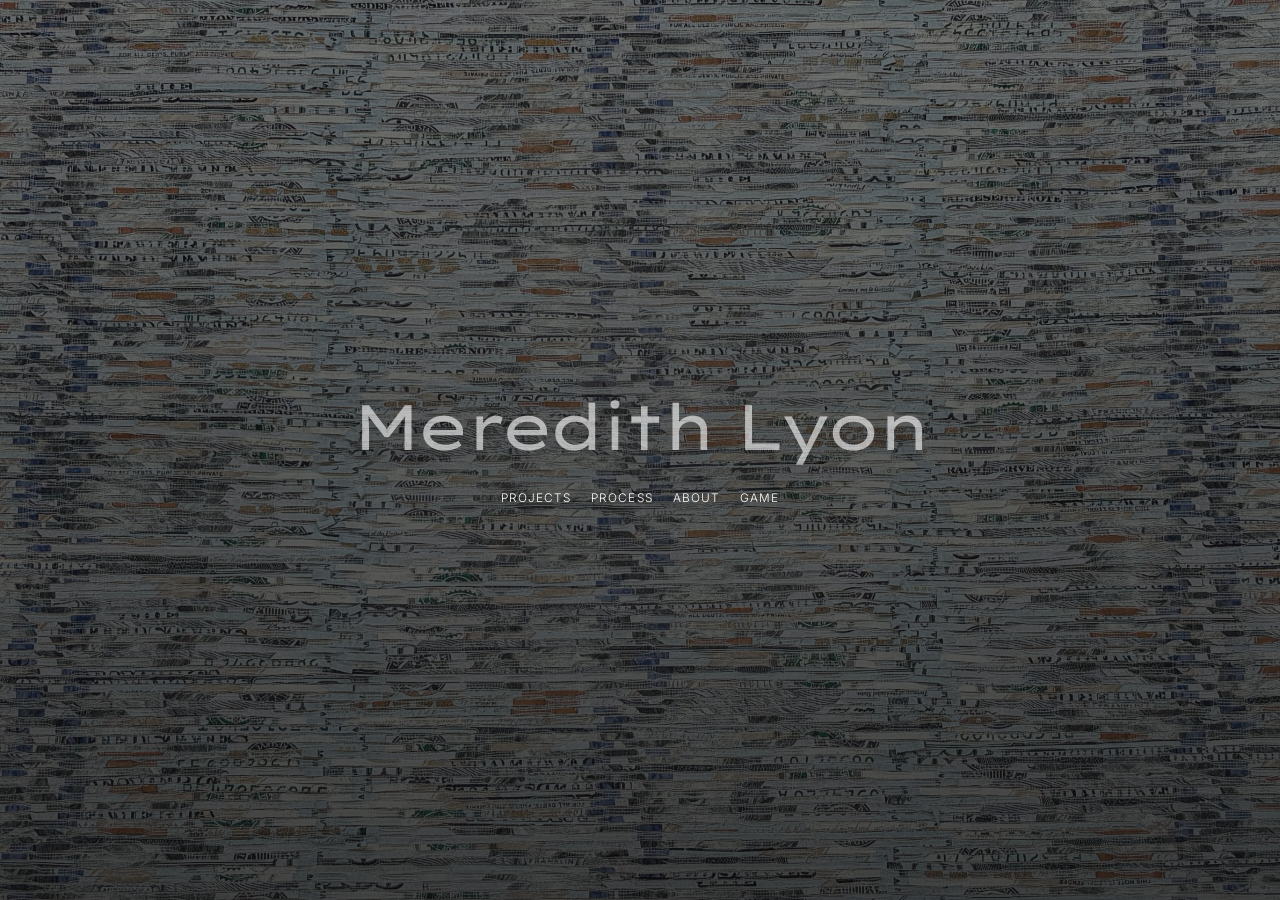
<file: index.html>
<!doctype html>
<html lang="en">
<head>
    <!-- Google tag (gtag.js) -->
  <script async src="https://www.googletagmanager.com/gtag/js?id=G-JKX84STS1D"></script>
  <script>
    window.dataLayer = window.dataLayer || [];
    function gtag(){dataLayer.push(arguments);}
    gtag('js', new Date()); 

    gtag('config', 'G-JKX84STS1D');
  </script>
  <meta charset="utf-8">
  <meta name="viewport" content="width=device-width, initial-scale=1">
  <link rel="preconnect" href="https://fonts.googleapis.com">
  <link rel="preconnect" href="https://fonts.gstatic.com" crossorigin>
  <link href="https://fonts.googleapis.com/css2?family=Inter:wght@300;400;500&family=Lexend+Peta:wght@300;400&display=swap" rel="stylesheet">
  <link rel="stylesheet" href="styles.css">
  <meta name="description" content="Meredith Lyon is an interdisciplinary artist exploring systems of value through reconstructed currency, textiles, labor, and experimental printmaking.">
  <title>Meredith Lyon </title>
  <meta
  name="description"
  content="Meredith Lyon is a Seattle-based interdisciplinary artist exploring systems of value, spectacle, labor, and material culture through reconstructed currency, textiles, installation, and printmaking."
>
</head>

<body class="home-page">

  <!-- GAME TRANSITION -->
  <div
    class="game-transition"
    id="game-transition"
    aria-hidden="true"
  >
    <div class="game-transition-noise"></div>

    <img
      class="game-transition-image"
      src="assets/money-duck.png"
      alt=""
    >
  </div>


  <main
    class="entry-screen"
    aria-label="Meredith Lyon"
  >

    <div
      class="entry-art"
      aria-hidden="true"
    ></div>

    <div
      class="entry-overlay"
      aria-hidden="true"
    ></div>

    <div class="entry-content">

      <h1 class="entry-name">
        Meredith Lyon
      </h1>

      <nav
        class="entry-nav"
        aria-label="Primary navigation"
      >
        <a href="projects.html">Projects</a>
        <a href="process.html">Process</a>
        <a href="about.html">About</a>

        <a
          href="game.html"
          class="game-link"
        >
          Game
        </a>
      </nav>

    </div>

  </main>


  <script src="script.js"></script>

</body>
</html>
</file>
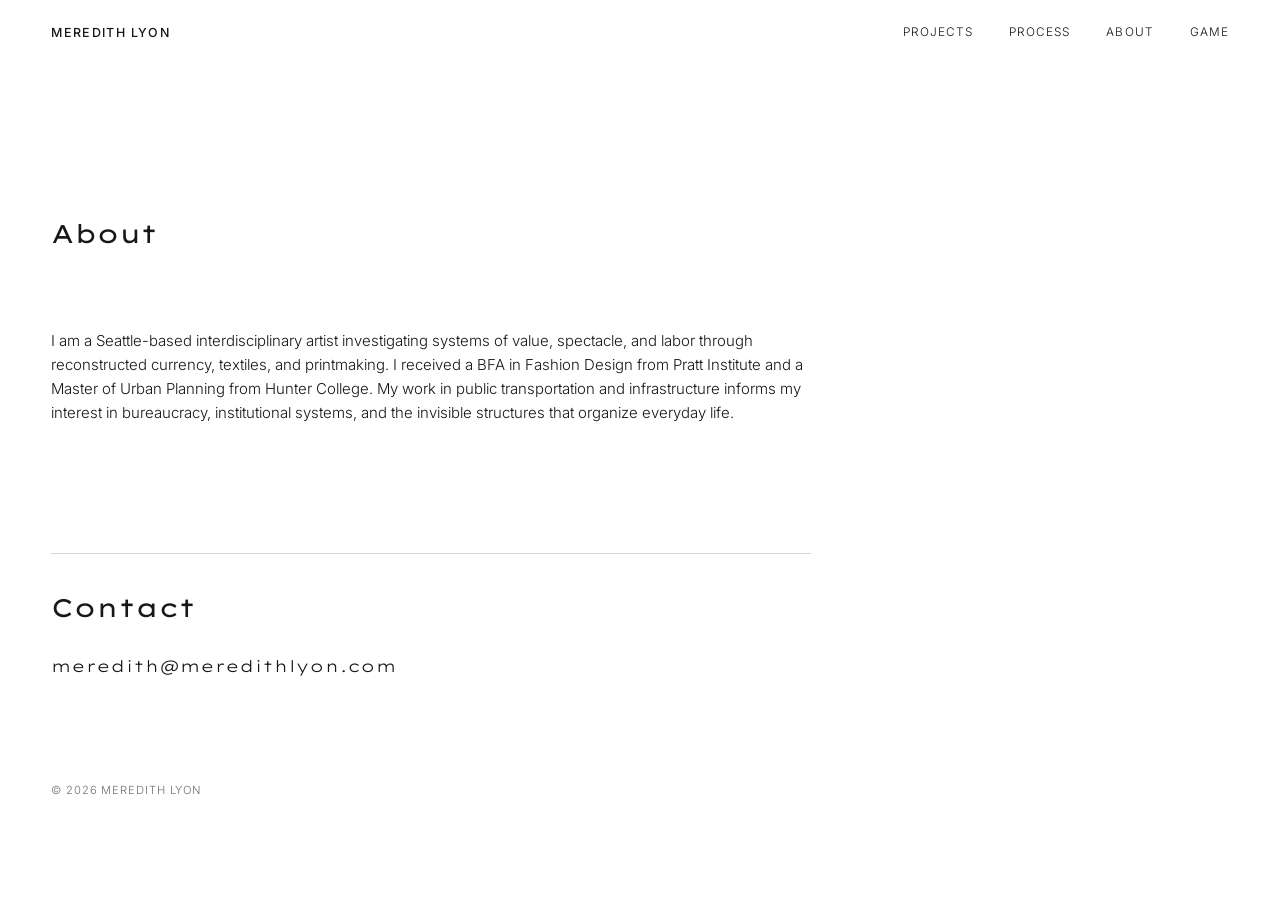
<file: about.html>
<!doctype html>
<html lang="en">
<head>
        <!-- Google tag (gtag.js) -->
  <script async src="https://www.googletagmanager.com/gtag/js?id=G-JKX84STS1D"></script>
  <script>
    window.dataLayer = window.dataLayer || [];
    function gtag(){dataLayer.push(arguments);}
    gtag('js', new Date());

    gtag('config', 'G-JKX84STS1D');
  </script>
  <meta charset="utf-8">
  <meta name="viewport" content="width=device-width, initial-scale=1">
  <link rel="preconnect" href="https://fonts.googleapis.com">
  <link rel="preconnect" href="https://fonts.gstatic.com" crossorigin>
  <link href="https://fonts.googleapis.com/css2?family=Inter:wght@300;400;500&family=Lexend+Peta:wght@300;400&display=swap" rel="stylesheet">
  <link rel="stylesheet" href="styles.css">
  <meta name="description" content="About interdisciplinary artist Meredith Lyon.">
  <title>About — Meredith Lyon</title>

<meta
  name="description"
  content="Meredith Lyon is a Seattle-based interdisciplinary artist working across reconstructed currency, textiles, installation, and printmaking."
>
</head>
<body>
    <!-- GAME TRANSITION -->
  <div
    class="game-transition"
    id="game-transition"
    aria-hidden="true"
  >
    <div class="game-transition-noise"></div>

    <img
      class="game-transition-image"
      src="assets/money-duck.png"
      alt=""
    >
  </div>

  <header class="site-header">
    <a class="site-name" href="index.html">Meredith Lyon</a>
    <button class="menu-button" type="button" aria-expanded="false" aria-controls="site-nav">Menu</button>
    <nav id="site-nav" class="site-nav" aria-label="Primary navigation">
      <a href="projects.html">Projects</a>
      <a href="process.html">Process</a>
      <a href="about.html">About</a>
      <a href="game.html" class="game-link">Game</a>
    </nav>
  </header>
  <main>
    <section class="section" aria-labelledby="about-title">
      <div class="section-heading"><h1 id="about-title">About</h1></div>
      <div class="about-text">
        <p>I am a Seattle-based interdisciplinary artist investigating systems of value, spectacle, and labor through reconstructed currency, textiles, and printmaking. I received a BFA in Fashion Design from Pratt Institute and a Master of Urban Planning from Hunter College. My work in public transportation and infrastructure informs my interest in bureaucracy, institutional systems, and the invisible structures that organize everyday life.</p>
       
      <div class="about-contact">
<h2>Contact</h2>

<a
  class="contact-link"
  href="mailto:merjlyon@gmail.com"
  onclick="gtag('event', 'contact_click', {'contact_method': 'email'});"
>
  meredith@meredithlyon.com
</a>
      </div>
    </section>
  </main>
  <footer class="site-footer"><p>© <span id="year"></span> Meredith Lyon</p></footer>
  <script src="script.js"></script>
</body>
</html>
</file>
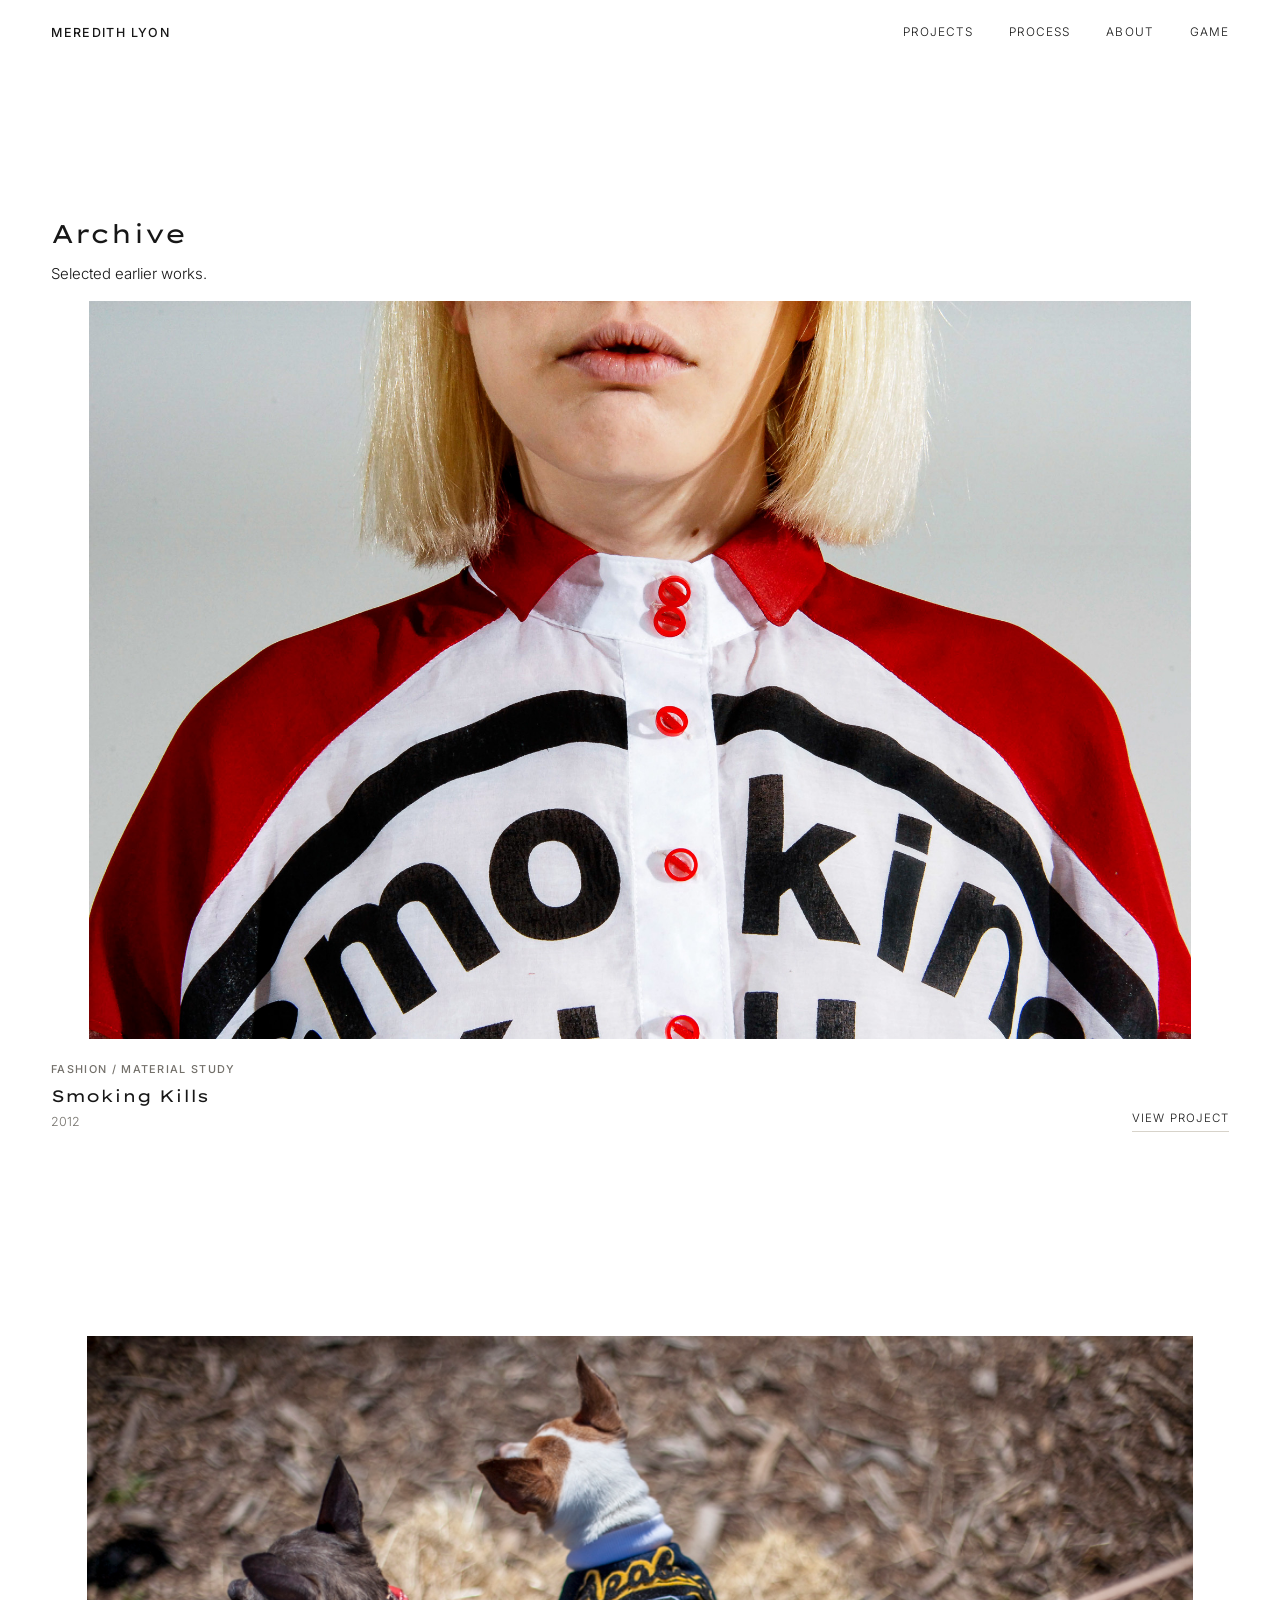
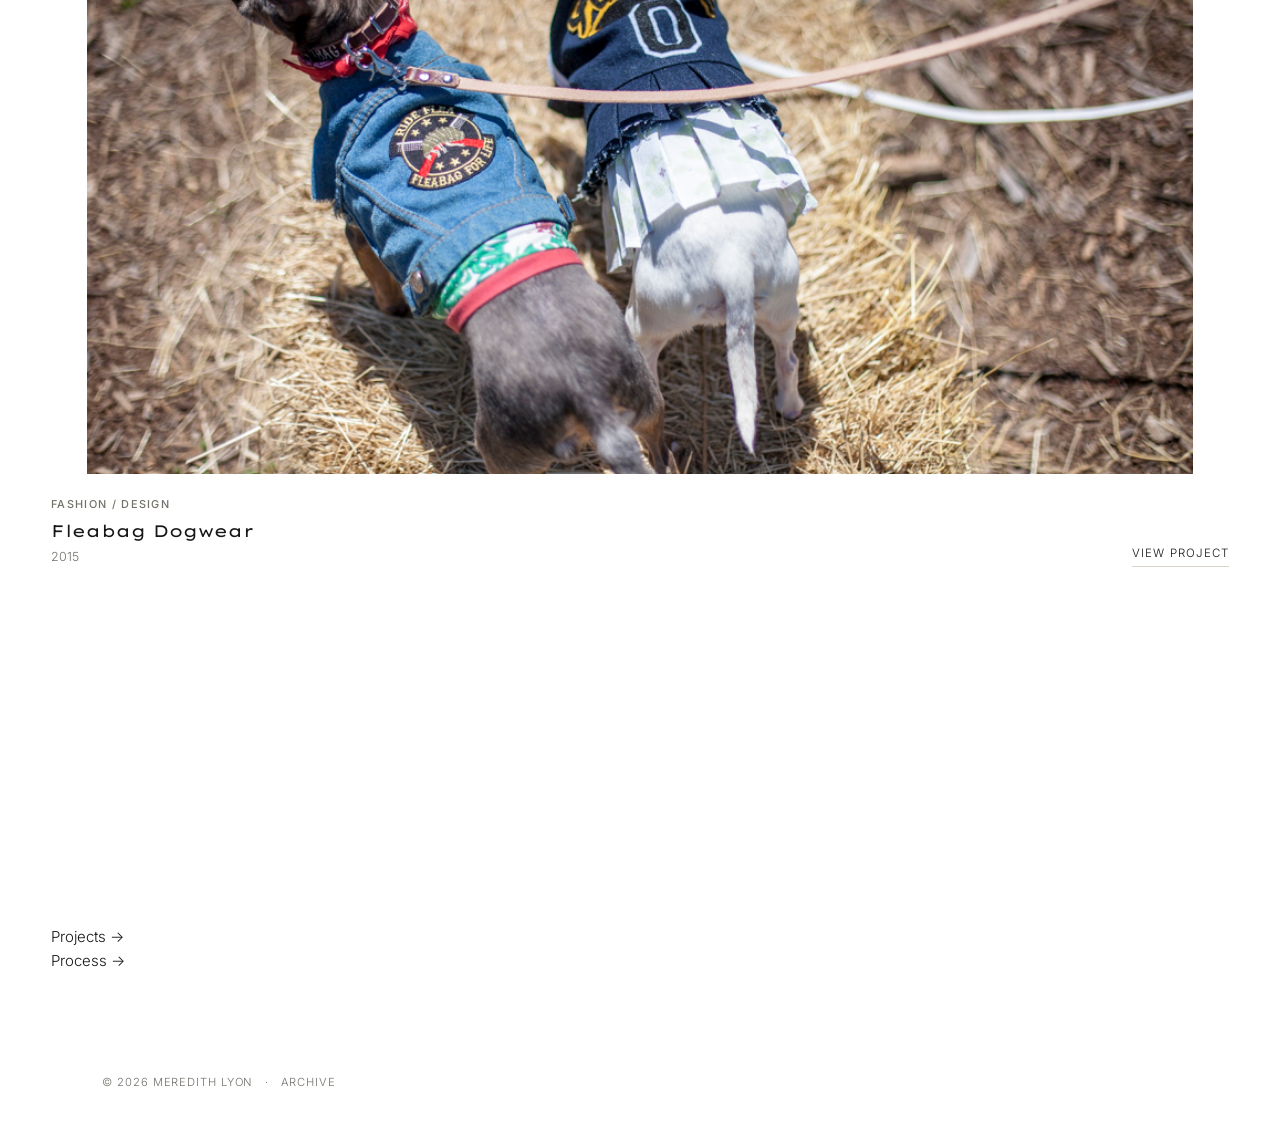
<file: archive.html>
<!doctype html>
<html lang="en">
<head>
      <!-- Google tag (gtag.js) -->
  <script async src="https://www.googletagmanager.com/gtag/js?id=G-JKX84STS1D"></script>
  <script>
    window.dataLayer = window.dataLayer || [];
    function gtag(){dataLayer.push(arguments);}
    gtag('js', new Date());

    gtag('config', 'G-JKX84STS1D');
  </script>
  <meta charset="utf-8">

  <meta
    name="viewport"
    content="width=device-width, initial-scale=1"
  >

  <meta
    name="description"
    content="Selected earlier work by Meredith Lyon."
  >

  <title>Archive — Meredith Lyon</title>

  <meta
  name="description"
  content="Selected earlier work by Meredith Lyon, including Smoking Kills and Fleabag Dogwear."
>

  <link rel="preconnect" href="https://fonts.googleapis.com">
  <link rel="preconnect" href="https://fonts.gstatic.com" crossorigin>

  <link
    href="https://fonts.googleapis.com/css2?family=Inter:wght@300;400;500&family=Lexend+Peta:wght@300;400&display=swap"
    rel="stylesheet"
  >

  <link rel="stylesheet" href="styles.css">
</head>

<body>
    <!-- GAME TRANSITION -->
  <div
    class="game-transition"
    id="game-transition"
    aria-hidden="true"
  >
    <div class="game-transition-noise"></div>

    <img
      class="game-transition-image"
      src="assets/money-duck.png"
      alt=""
    >
  </div>


  <header class="site-header">

    <a class="site-name" href="index.html">
      Meredith Lyon
    </a>

    <button
      class="menu-button"
      type="button"
      aria-expanded="false"
      aria-controls="site-nav"
    >
      Menu
    </button>

    <nav
      id="site-nav"
      class="site-nav"
      aria-label="Primary navigation"
    >
      <a href="projects.html">Projects</a>
      <a href="process.html">Process</a>
      <a href="about.html">About</a>
      <a href="game.html" class="game-link">Game</a>
    </nav>

  </header>


  <main>
<section class="section archive-section">

  <header class="archive-header">

    <h1>Archive</h1>

    <p class="archive-intro">
      Selected earlier works.
    </p>

  </header>


  <!-- Smoking Kills -->

<!-- Smoking Kills -->

<!-- =================================
     SMOKING KILLS
================================== -->

<article class="archive-project">

  <!-- COVER IMAGE -->

  <figure class="archive-cover-wrap">

    <img
      class="archive-cover"
      src="assets/SMK1_3.jpg"
      alt="Close view of a model wearing white sunglasses and a red, white, and black Smoking Kills crop top."
      loading="lazy"
    >

  </figure>


  <!-- PROJECT TITLE / OPEN BUTTON -->

  <div class="archive-meta">

    <div>
      <p class="archive-category">
        Fashion / Material Study
      </p>

      <h2>Smoking Kills</h2>

      <p class="archive-year">
        2012
      </p>
    </div>


    <button
      class="archive-toggle"
      type="button"
      aria-expanded="false"
      aria-controls="smoking-kills-more"
      onclick="gtag('event', 'open_project', {'project_name': 'Smoking Kills'});"
    >
      View project
    </button>

  </div>


  <!-- EXPANDED PROJECT -->

  <div
    id="smoking-kills-more"
    class="archive-more"
    hidden
  >

    <div class="archive-project-intro">

      <p>
        Senior thesis collection exploring the visual language,
        marketing, consumption, and material culture surrounding
        cigarettes and smoking.
      </p>

    </div>



    <!-- =============================
         LOOK 01
    ============================== -->

    <section class="archive-look">

      <div class="archive-look-heading">
        <p>Look 01</p>
      </div>


      <!-- Front / Back -->

      <div class="archive-look-pair">

        <figure>
          <img
            src="assets/SMK1.jpg"
            alt="Front view of Look 01 from Smoking Kills, featuring a red and white cropped shirt, gray shorts, knee-high socks, and white platform shoes."
            loading="lazy"
          >
          <figcaption>Front</figcaption>
        </figure>


        <figure>
          <img
            src="assets/SMK1_2.jpg"
            alt="Back view of Look 01 from Smoking Kills."
            loading="lazy"
          >
          <figcaption>Back</figcaption>
        </figure>

      </div>

    </section>



    <!-- =============================
         LOOK 02
    ============================== -->

    <section class="archive-look">

      <div class="archive-look-heading">
        <p>Look 02</p>
      </div>


      <!-- Large Detail -->

      <figure class="archive-look-detail">

        <img
          src="assets/SMK2_3.jpg"
          alt="Detail of the cigarette-inspired printed shift dress and white harness construction from Look 02."
          loading="lazy"
        >

      </figure>


      <!-- Front / Back -->

     <div class="archive-look-pair">

  <figure>
    <img src="assets/SMK2.jpg" alt="Front view of Look 02.">
    <figcaption>Front</figcaption>
  </figure>

  <figure>
    <img src="assets/SMK2_2.jpg" alt="Back view of Look 02.">
    <figcaption>Back</figcaption>
  </figure>

</div>

<!-- detail needs to be OUTSIDE the pair -->
<figure class="archive-extra-detail">
  <img
    src="assets/SMK2_4.jpg"
    alt="Back detail of Look 02 showing the harness construction."
  >
</figure>

    </section>



    <!-- =============================
         LOOK 03
    ============================== -->

    <section class="archive-look">

      <div class="archive-look-heading">
        <p>Look 03</p>
      </div>


      <!-- Large Detail -->

      <figure class="archive-look-detail">

        <img
          src="assets/SMK3_3.jpg"
          alt="Detail of Look 03 from Smoking Kills."
          loading="lazy"
        >

      </figure>


      <!-- Front / Back -->

      <div class="archive-look-pair">

        <figure>
          <img
            src="assets/SMK3.jpg"
            alt="Front view of Look 03 from Smoking Kills."
            loading="lazy"
          >
          <figcaption>Front</figcaption>
        </figure>


        <figure>
          <img
            src="assets/SMK3_2.jpg"
            alt="Back view of Look 03 from Smoking Kills."
            loading="lazy"
          >
          <figcaption>Back</figcaption>
        </figure>

      </div>

    </section>



    <!-- =============================
         LOOK 04
    ============================== -->

    <section class="archive-look">

      <div class="archive-look-heading">
        <p>Look 04</p>
      </div>


      <!-- Large Detail -->

      <figure class="archive-look-detail">

        <img
          src="assets/SMK3_4.jpg"
          alt="Detail of printed textile and garment construction from Smoking Kills."
          loading="lazy"
        >

      </figure>


      <!-- Front / Back -->

      <div class="archive-look-pair">

        <figure>
          <img
            src="assets/SMK4.jpg"
            alt="Front view of Look 04 from Smoking Kills."
            loading="lazy"
          >
          <figcaption>Front</figcaption>
        </figure>


        <figure>
          <img
            src="assets/SMK4_2.jpg"
            alt="Back view of Look 04 from Smoking Kills."
            loading="lazy"
          >
          <figcaption>Back</figcaption>
        </figure>

      </div>

    </section>



    <!-- =============================
         LOOK 05
    ============================== -->

    <section class="archive-look">

      <div class="archive-look-heading">
        <p>Look 05</p>
      </div>


      <!-- Large Detail -->

      <figure class="archive-look-detail">

        <img
          src="assets/SMK5_3.jpg"
          alt="Close detail of lettering visible through the sheer black textile of Look 05."
          loading="lazy"
        >

      </figure>


      <!-- Front / Back -->

      <div class="archive-look-pair">

        <figure>
          <img
            src="assets/SMK5.jpg"
            alt="Front view of Look 05 from Smoking Kills, featuring a floor-length sheer black garment."
            loading="lazy"
          >
          <figcaption>Front</figcaption>
        </figure>


        <figure>
          <img
            src="assets/SMK5_2.jpg"
            alt="Back view of Look 05 from Smoking Kills."
            loading="lazy"
          >
          <figcaption>Back</figcaption>
        </figure>

      </div>

    </section>


    <!-- CLOSE PROJECT -->

    <button
      class="archive-close"
      type="button"
      data-close-project="smoking-kills-more"
    >
      Close project ↑
    </button>

  </div>

</article>



  <!-- Fleabag Dogwear -->
<!-- =================================
     FLEABAG DOGWEAR
================================== -->

<article class="archive-project fleabag-project">

  <!-- COVER -->

  <figure class="archive-cover-wrap">

    <img
      class="archive-cover"
      src="assets/Fleabag-163-2.jpg"
      alt="Two small dogs wearing patterned Fleabag Dogwear garments in a studio setting."
      loading="lazy"
    >

  </figure>


  <!-- TITLE / BUTTON -->

  <div class="archive-meta">

    <div>

      <p class="archive-category">
        Fashion / Design
      </p>

      <h2>Fleabag Dogwear</h2>

      <p class="archive-year">
        2015
      </p>

    </div>


    <button
      class="archive-toggle"
      type="button"
      aria-expanded="false"
      aria-controls="fleabag-more"
      onclick="gtag('event', 'open_project', {'project_name': 'Fleabag Dogwear'});"
    >
      View project
    </button>

  </div>


  <!-- EXPANDED PROJECT -->

  <div
    id="fleabag-more"
    class="archive-more"
    hidden
  >

    <div class="archive-project-intro">

      <p>
        From fleabag street dog to striaght treat dog. 
      </p>

    </div>


    <div class="fleabag-flow">


      <!-- Large opening image -->

      <figure class="fleabag-image fleabag-large fleabag-center">

        <img
          src="assets/Fleabag-257.jpg"
          alt="Two small dogs wearing Fleabag Dogwear garments posed together in a studio."
          loading="lazy"
        >

      </figure>


      <!-- Pair -->

      <div class="fleabag-pair">

        <figure>
          <img
            src="assets/Fleabag-26.jpg"
            alt="Small dog wearing a dark Fleabag Dogwear garment."
            loading="lazy"
          >
        </figure>

        <figure>
          <img
            src="assets/Fleabag-6.jpg"
            alt="Small dog wearing a patterned Fleabag Dogwear garment."
            loading="lazy"
          >
        </figure>

      </div>


      <!-- Narrow / offset -->

      <figure class="fleabag-image fleabag-small fleabag-right">

        <img
          src="assets/Fleabag-29.jpg"
          alt="Close view of a dog wearing a patterned Fleabag Dogwear garment."
          loading="lazy"
        >

      </figure>


      <!-- Large -->

      <figure class="fleabag-image fleabag-wide fleabag-left">

        <img
          src="assets/Fleabag-39.jpg"
          alt="Two dogs wearing Fleabag Dogwear garments in an editorial studio photograph."
          loading="lazy"
        >

      </figure>


      <!-- Pair -->

      <div class="fleabag-pair fleabag-pair-offset">

        <figure>
          <img
            src="assets/Fleabag-44.jpg"
            alt="Dog wearing a red accessory from Fleabag Dogwear."
            loading="lazy"
          >
        </figure>

        <figure>
          <img
            src="assets/Fleabag-51.jpg"
            alt="Small dog wearing a Fleabag Dogwear garment near a potted plant."
            loading="lazy"
          >
        </figure>

      </div>


      <!-- Single portrait -->

      <figure class="fleabag-image fleabag-medium fleabag-center">

        <img
          src="assets/Fleabag-239.jpg"
          alt="Small dog wearing a blue patterned Fleabag Dogwear garment."
          loading="lazy"
        >

      </figure>


      <!-- Detail / human interaction -->

      <figure class="fleabag-image fleabag-small fleabag-left-offset">

        <img
          src="assets/Fleabag-212.jpg"
          alt="Close view of a person holding a dog wearing a turquoise patterned Fleabag Dogwear garment."
          loading="lazy"
        >

      </figure>


      <!-- Pair -->

      <div class="fleabag-pair">

        <figure>
          <img
            src="assets/Fleabag-102.jpg"
            alt="Small dog wearing a graphic Fleabag Dogwear shirt."
            loading="lazy"
          >
        </figure>

        <figure>
          <img
            src="assets/Fleabag-136.jpg"
            alt="Small dog wearing a blue Fleabag Dogwear garment outdoors."
            loading="lazy"
          >
        </figure>

      </div>


      <!-- Outdoor change in atmosphere -->

      <figure class="fleabag-image fleabag-wide fleabag-right">

        <img
          src="assets/Fleabag-174.jpg"
          alt="Dog wearing Fleabag Dogwear outdoors in a landscape."
          loading="lazy"
        >

      </figure>


      <!-- Pair -->

      <div class="fleabag-pair fleabag-pair-narrow">

        <figure>
          <img
            src="assets/Fleabag-177.jpg"
            alt="Dog wearing Fleabag Dogwear outdoors beside a person."
            loading="lazy"
          >
        </figure>

        <figure>
          <img
            src="assets/Fleabag-184.jpg"
            alt="Dog wearing Fleabag Dogwear outdoors beside a person."
            loading="lazy"
          >
        </figure>

      </div>


      <!-- Editorial studio image -->

      <figure class="fleabag-image fleabag-large fleabag-center">

        <img
          src="assets/Fleabag-215.jpg"
          alt="Dog wearing a brightly patterned Fleabag Dogwear garment in a studio setting."
          loading="lazy"
        >

      </figure>


      <!-- Closing pair -->

      <div class="fleabag-pair">

        <figure>
          <img
            src="assets/Fleabag-248.jpg"
            alt="Dog wearing a green patterned Fleabag Dogwear garment."
            loading="lazy"
          >
        </figure>

        <figure>
          <img
            src="assets/Fleabag-279.jpg"
            alt="Small dog wearing a patterned Fleabag Dogwear garment while being held."
            loading="lazy"
          >
        </figure>

      </div>

      
      <!-- Editorial studio image -->

      <figure class="fleabag-image fleabag-large fleabag-center">

        <img
          src="assets/Fleabag-217.jpg"
          alt="Dog wearing a brightly patterned Fleabag Dogwear garment in a studio setting."
          loading="lazy"
        >

      </figure>




  </div>

    <button
      class="archive-close"
      type="button"
      data-close-project="fleabag-more"
    >
      Close project ↑
    </button>

    
  </div>

</article>
</section>
   <main>
  <section class="section archive-link-section">

  <a
    class="projects-link"
    href="projects.html"
      onclick="gtag('event', 'view_projects_click');"
  >
    Projects →
  </a>
<div>
  
</div>

  <a
    class="process-link"
    href="process.html"
      onclick="gtag('event', 'view_process_click');"
  >
    Process →
  </a>

  <footer class="site-footer">

    <p>
      © <span id="year"></span> Meredith Lyon
      &nbsp;&nbsp;·&nbsp;&nbsp;
      <a href="archive.html">Archive</a>
    </p>

  </footer>

  <script src="script.js"></script>

</body>
</html>
</file>
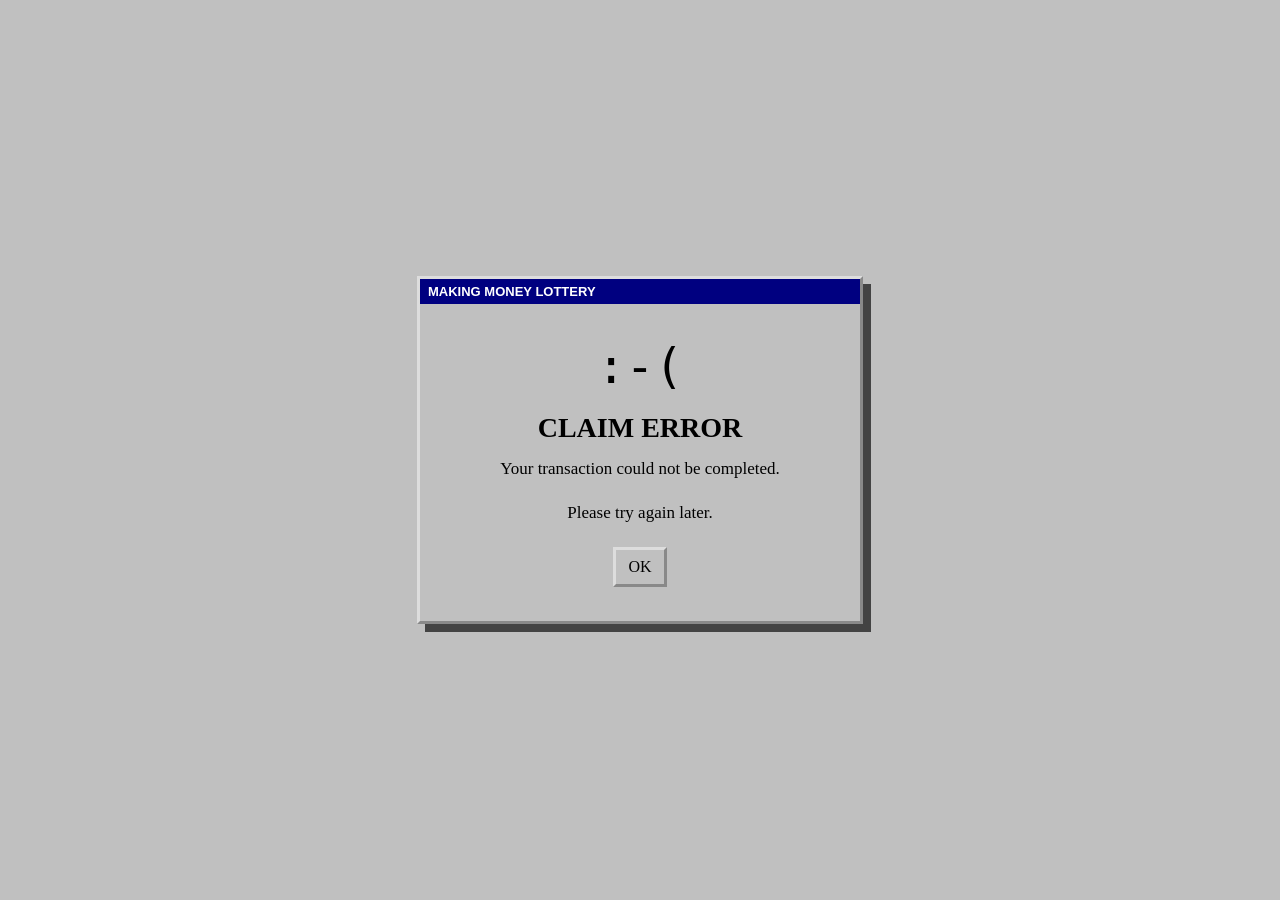
<file: cash-in.html>
<!doctype html>
<html lang="en">

<head>
  <meta charset="utf-8">

  <meta
    name="viewport"
    content="width=device-width, initial-scale=1"
  >

  <title>Claim Error</title>

  <style>

    html,
    body {
      margin: 0;
      min-height: 100%;
    }

    body {
      min-height: 100vh;

      display: grid;
      place-items: center;

      background: #c0c0c0;
      color: #000;

      font-family:
        "Times New Roman",
        serif;
    }

    .error-window {
      width: min(84vw, 440px);

      border: 3px outset #ddd;

      background: #c0c0c0;

      box-shadow:
        8px 8px 0 rgba(0,0,0,.65);
    }

    .error-titlebar {
      padding: 5px 8px;

      background: #000080;
      color: #fff;

      font-family:
        Arial,
        sans-serif;

      font-size: 13px;
      font-weight: bold;
    }

    .error-body {
      padding: 34px;

      text-align: center;
    }

    .error-face {
      margin: 0 0 18px;

      font-family:
        monospace;

      font-size: 48px;
    }

    h1 {
      margin: 0 0 15px;

      font-size: 28px;
    }

    p {
      margin:
        0 0 24px;

      font-size: 17px;
    }

    a {
      display: inline-block;

      padding: 8px 12px;

      border: 3px outset #ddd;

      background: #c0c0c0;
      color: #000;

      text-decoration: none;
    }

    a:active {
      border-style: inset;
    }

  </style>

</head>


<body>

  <div class="error-window">

    <div class="error-titlebar">
      MAKING MONEY LOTTERY
    </div>

    <div class="error-body">

      <p class="error-face">
        :-(
      </p>

      <h1>
        CLAIM ERROR
      </h1>

      <p>
        Your transaction could not be completed.
      </p>

      <p>
        Please try again later.
      </p>

      <a href="game.html">
        OK
      </a>

    </div>

  </div>

</body>

</html>
</file>
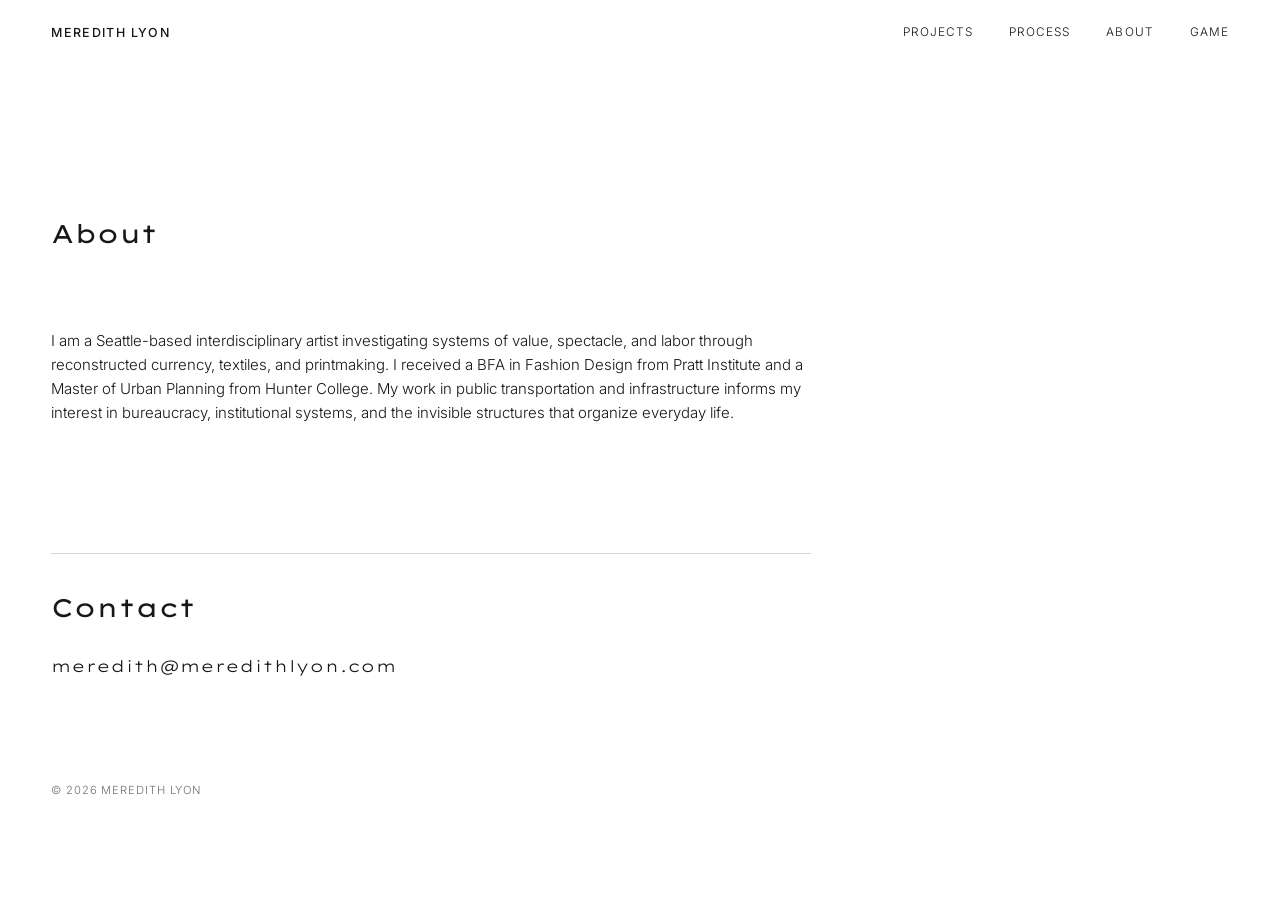
<file: contact.html>
<!doctype html><html lang="en"><head><meta charset="utf-8"><meta http-equiv="refresh" content="0; url=about.html"><link rel="canonical" href="about.html"><title>Redirecting — Meredith Lyon</title></head><body><p>This page has moved to <a href="about.html">About</a>.</p></body></html>
</file>
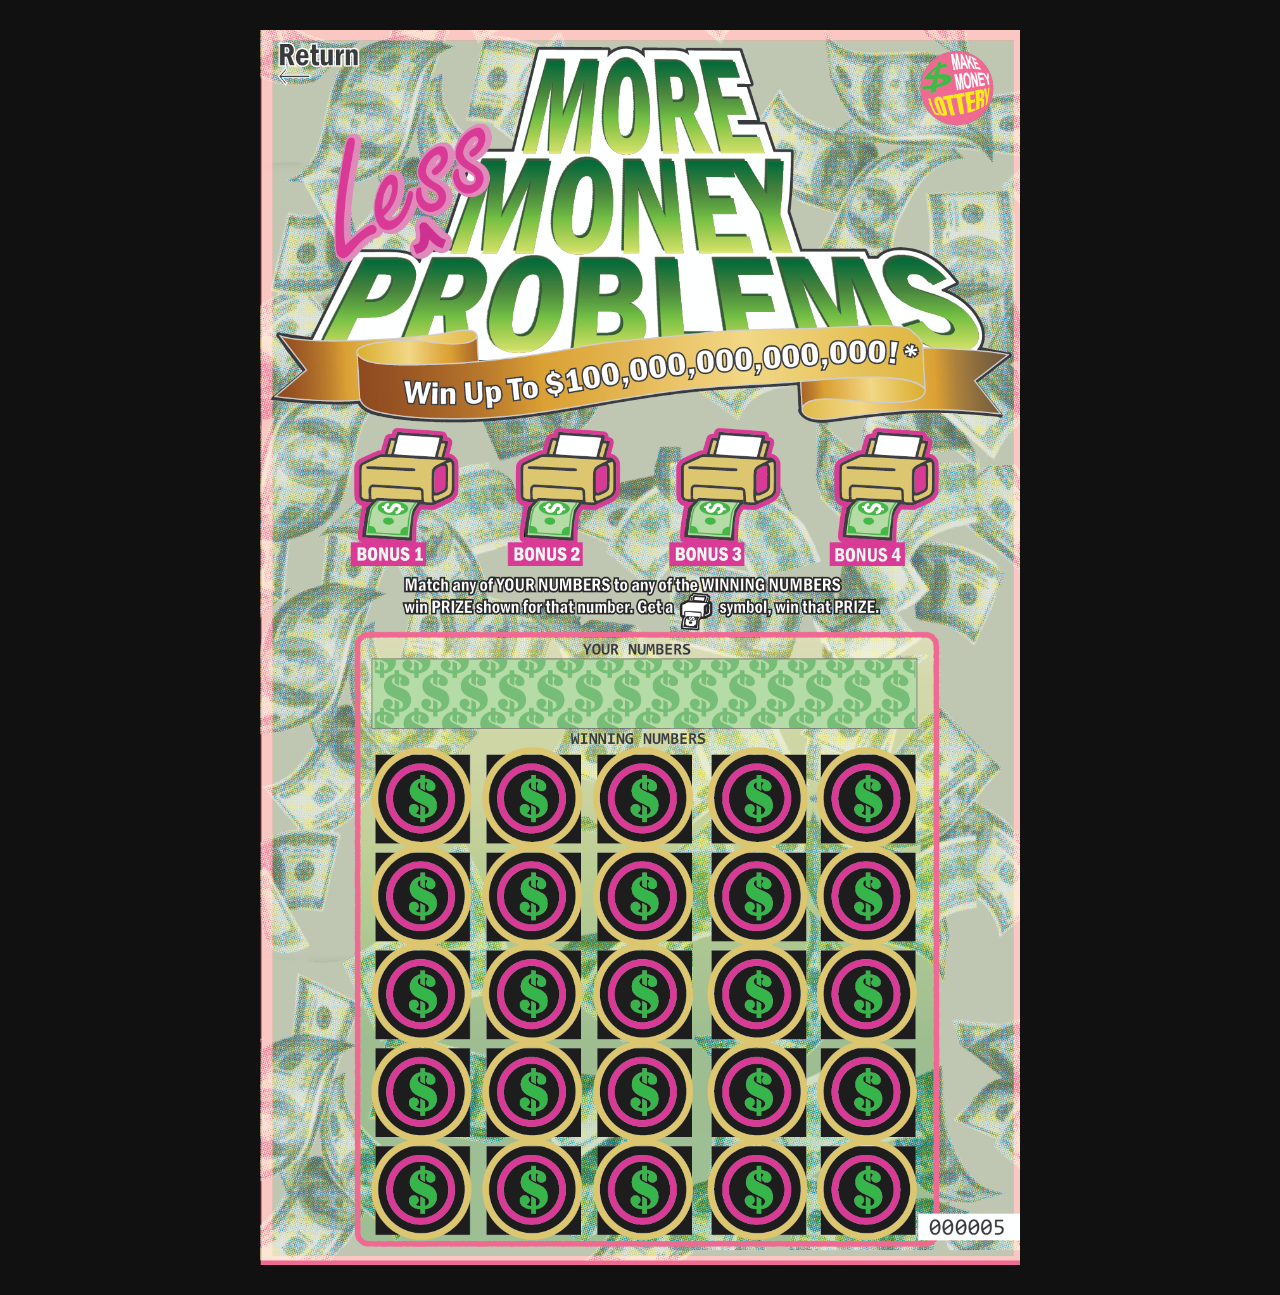
<file: game.html>
<!doctype html>
<html lang="en">

<head>
    <!-- Google tag (gtag.js) -->
<script
  async
  src="https://www.googletagmanager.com/gtag/js?id=G-JKX84STS1D"
></script>

<script>
  window.dataLayer =
    window.dataLayer || [];

  function gtag(){
    dataLayer.push(arguments);
  }

  gtag(
    "js",
    new Date()
  );

  gtag(
    "config",
    "G-JKX84STS1D"
  );
</script>

  <meta charset="utf-8">

  <meta
    name="viewport"
    content="width=device-width, initial-scale=1"
  >

  <title>Game — Meredith Lyon</title>

  <link
    rel="stylesheet"
    href="game.css"
  >

</head>


<body>


  <!-- =================================
       PENNY CURSOR
  ================================== -->

  <div
    class="penny-cursor"
    id="penny-cursor"
    aria-hidden="true"
  >

    <img
      src="assets/penny.png"
      alt=""
    >

  </div>


  <!-- =================================
       TICKET
  ================================== -->

  <div class="ticket-stage">
    <div
  class="scratch-debris"
  id="scratch-debris"
  aria-hidden="true"
></div>

    <div
      class="ticket"
      id="ticket"
    >


      <!-- =============================
           FRONT
      ============================== -->

  <div class="ticket-face ticket-front">

  <!-- Full ticket artwork -->
  <img
    class="ticket-art"
    id="ticket-front-art"
    src="assets/ticket-front.webp"
    alt="More Money Less Problems scratch ticket"
  >

  <!-- Silver underneath the scratchable artwork -->
  <div
    class="scratch-silver-layer"
    id="scratch-silver-layer"
    aria-hidden="true"
  ></div>

  <!-- Scratchable copy of selected artwork areas -->
  <canvas
    id="scratch-canvas"
    class="scratch-canvas"
  ></canvas>

  <!-- Return -->
  <a
    class="game-return-button"
    href="/"
    aria-label="Return to Meredith Lyon website"
  ></a>

  <!-- Flip -->
  <button
    class="ticket-logo-button ticket-logo-front"
    type="button"
    aria-label="View back of ticket"
  ></button>

</div>


      <!-- =============================
           BACK
      ============================== -->

      <div class="ticket-face ticket-back">

        <img
          class="ticket-art"
          src="assets/ticket-back.webp"
          alt="Back of More Money Less Problems scratch ticket"
        >


        <!-- Same logo flips back to front -->

        <button
          class="ticket-logo-button ticket-logo-back"
          type="button"
          aria-label="Return to front of ticket"
        ></button>

      </div>


    </div>

    

    <button
      class="check-ticket-button"
      id="check-ticket-button"
      type="button"
      hidden
    >
      CHECK TICKET
    </button>


  </div>

  <div
  class="game-result-modal"
  id="game-result-modal"
  hidden
>

  <div class="game-result-window">

    <div class="game-result-titlebar">
      MAKING MONEY LOTTERY
    </div>

    <div class="game-result-body">

      <h2 id="game-result-title">
        RESULT
      </h2>

      <p id="game-result-message"></p>

      <div class="game-result-actions">

        <a
          href="cash-in.html"
          id="cash-in-button"
        >
          CASH IN
        </a>

        <button
          type="button"
          id="play-again-button"
        >
          PLAY AGAIN
        </button>

        <a href="/">
          RETURN HOME
        </a>

      </div>

    </div>

  </div>

</div>
<canvas
  id="win-canvas"
  class="win-canvas"
  aria-hidden="true"
></canvas>

  <script src="game.js"></script>


</body>

</html>
</file>
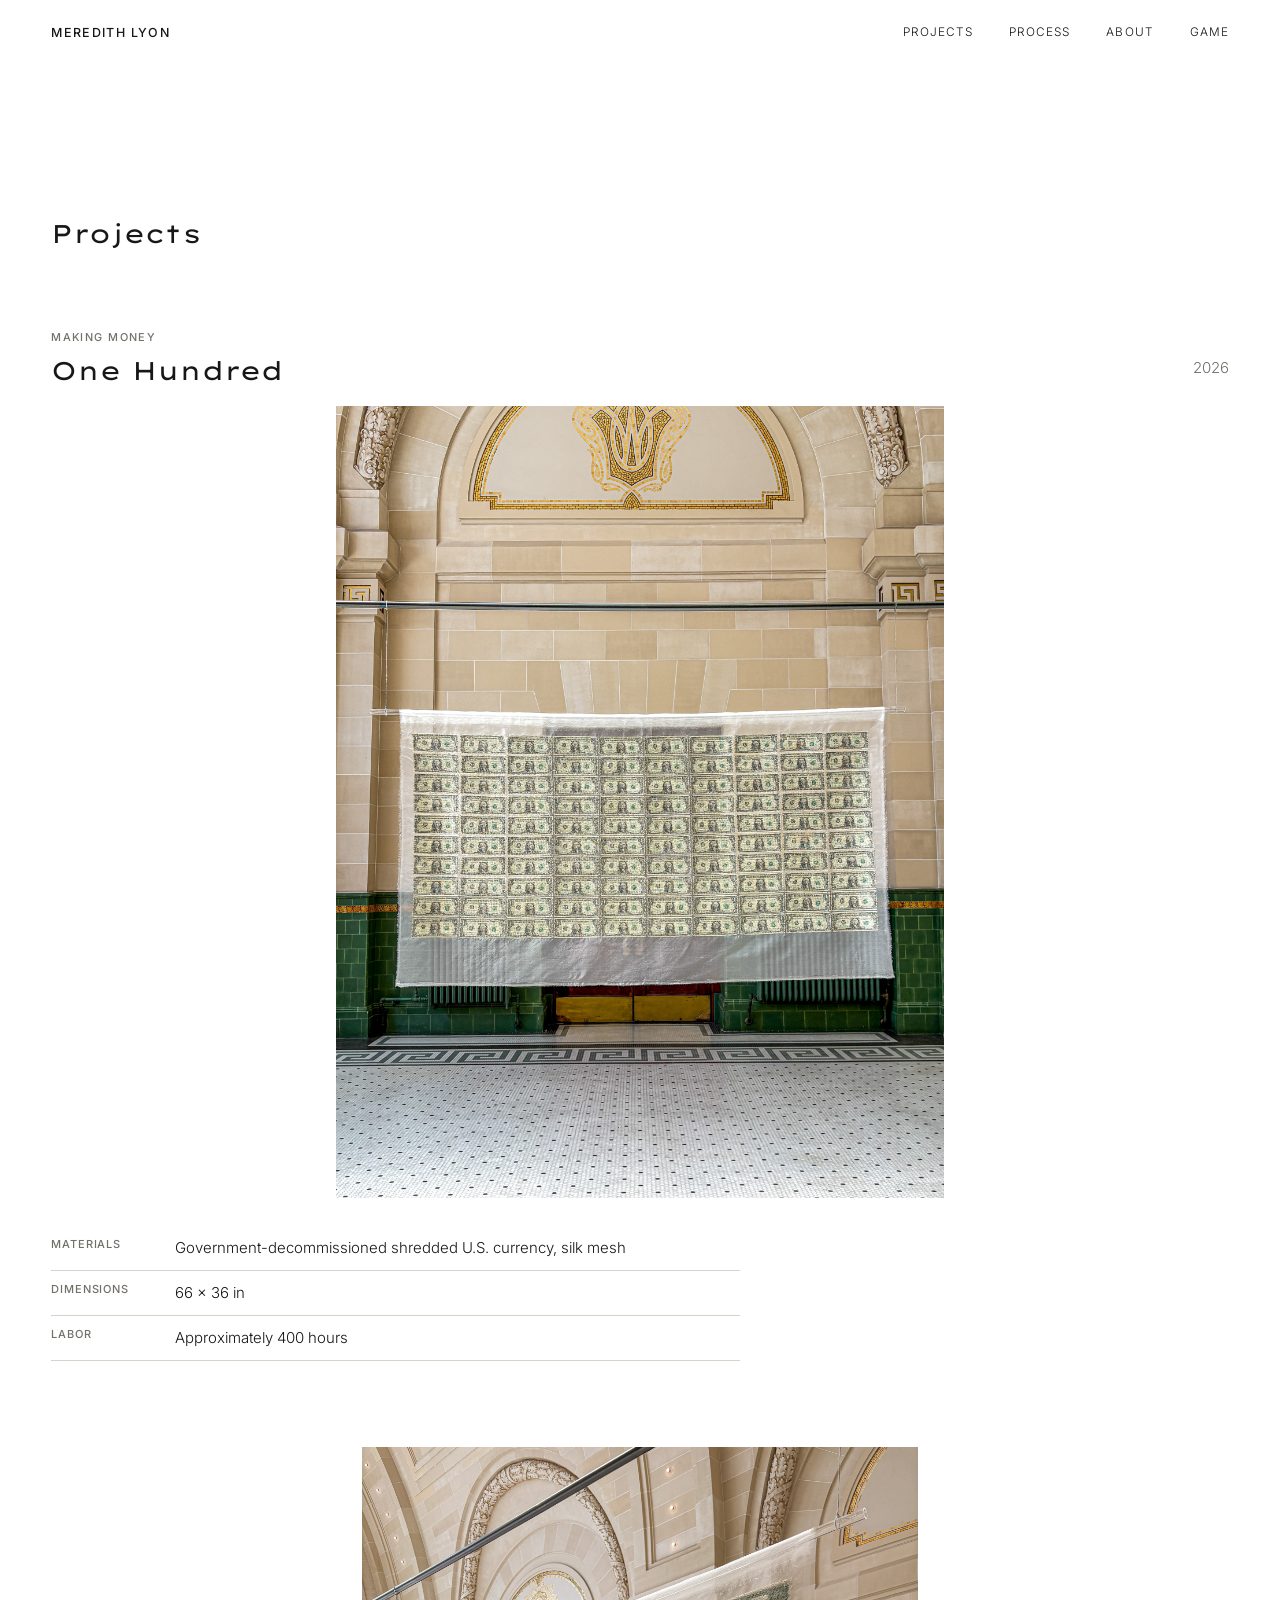
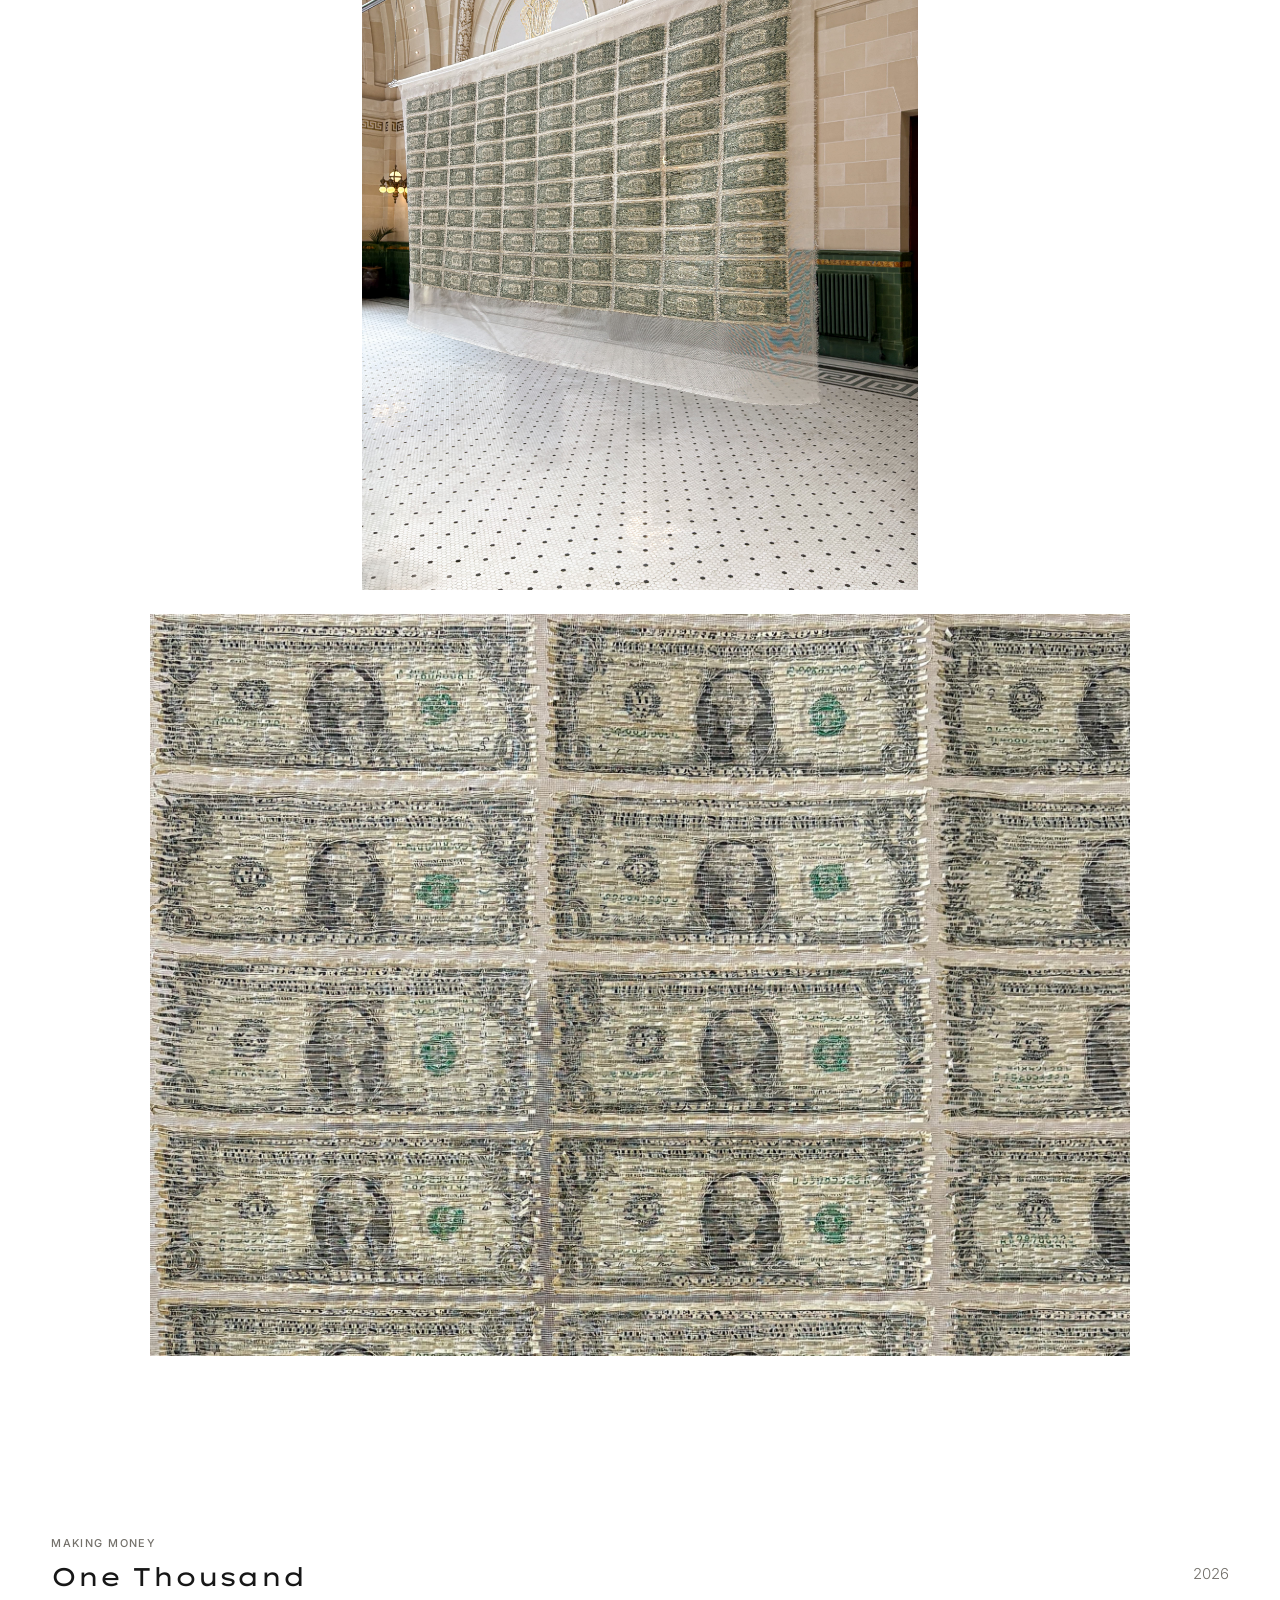
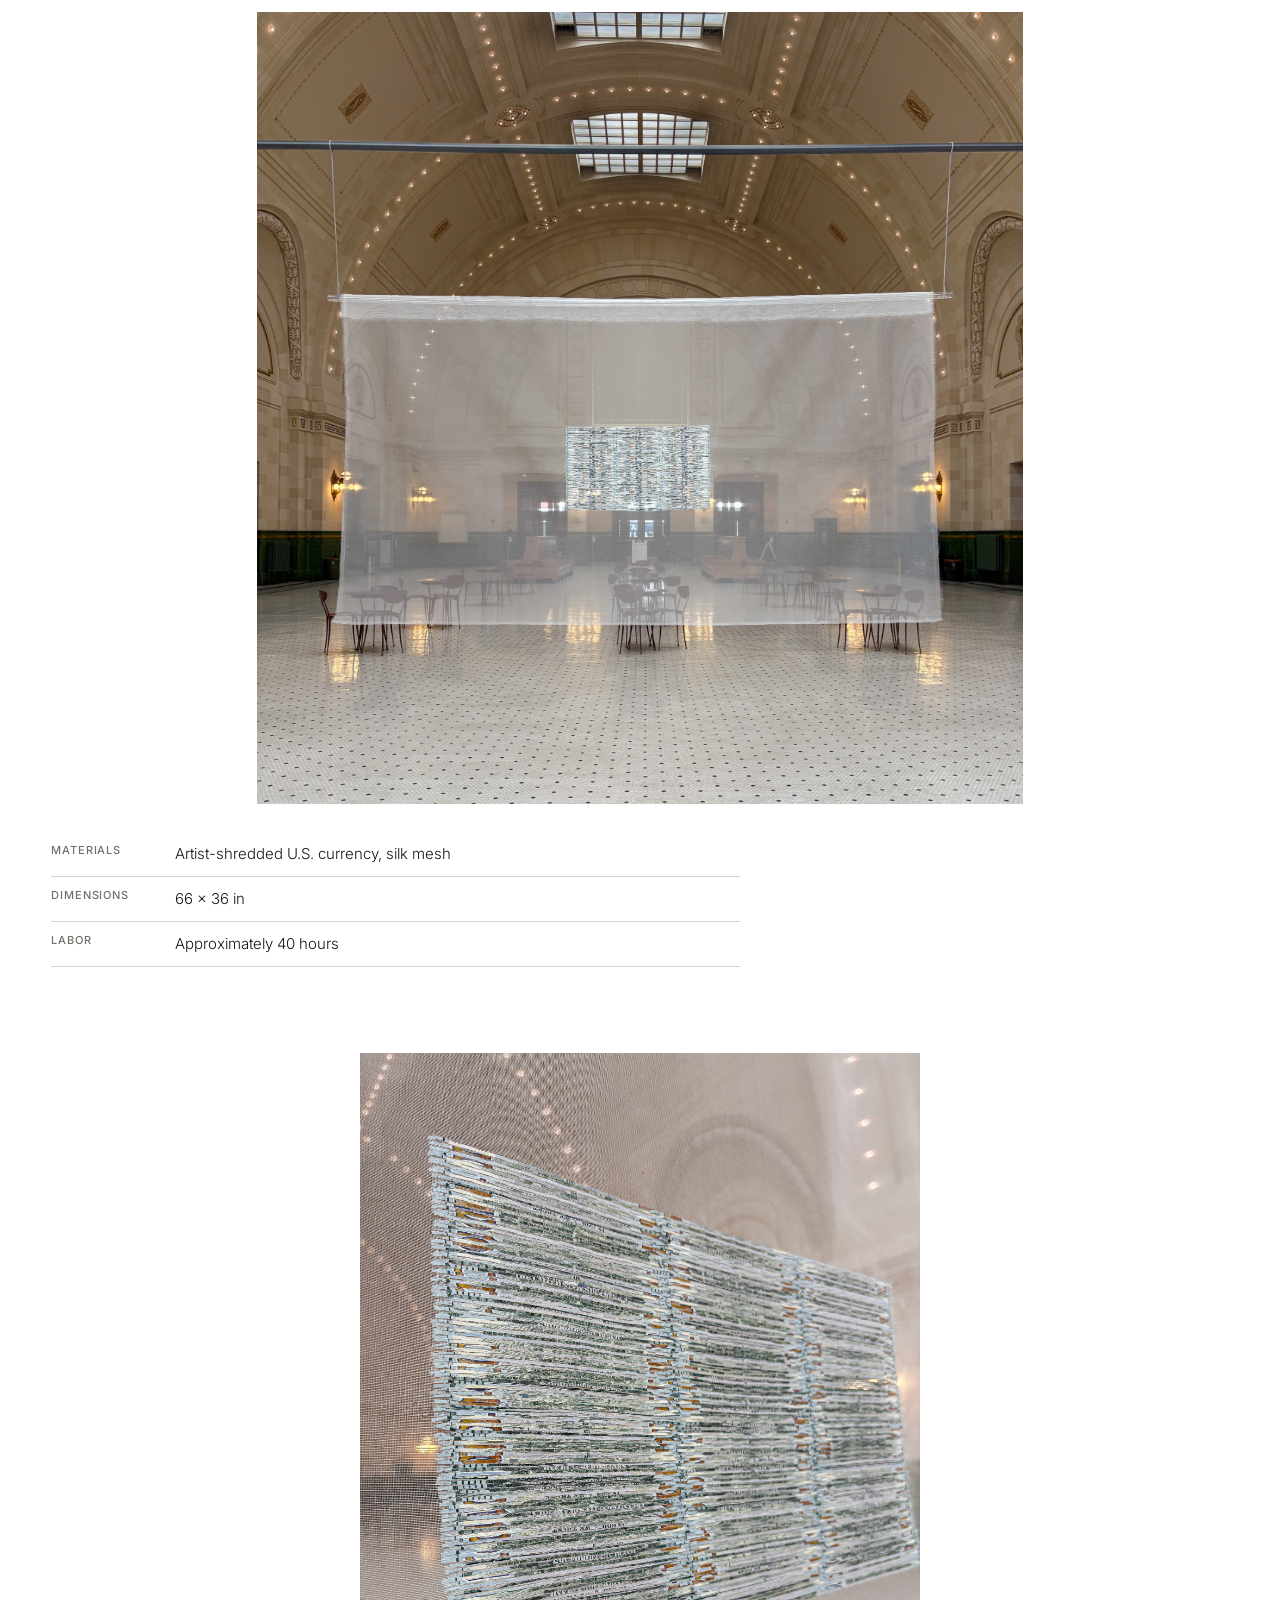
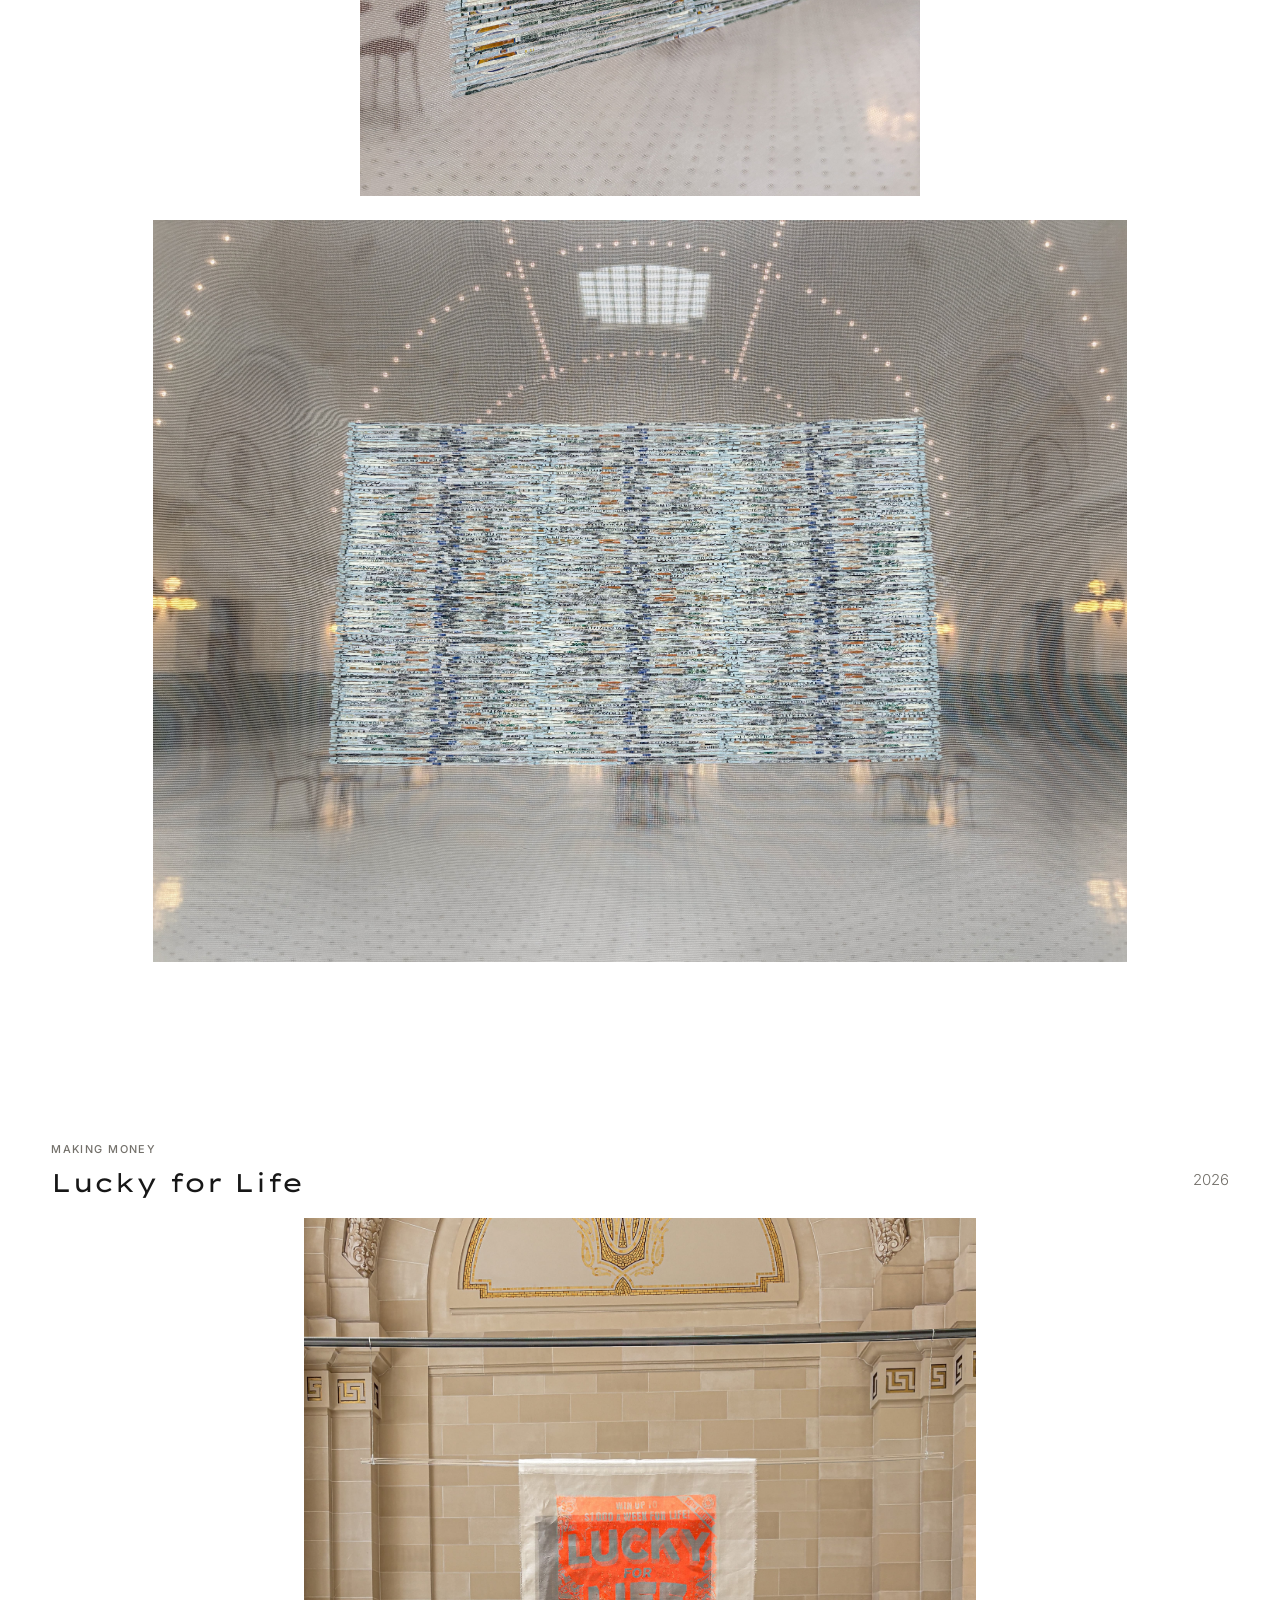
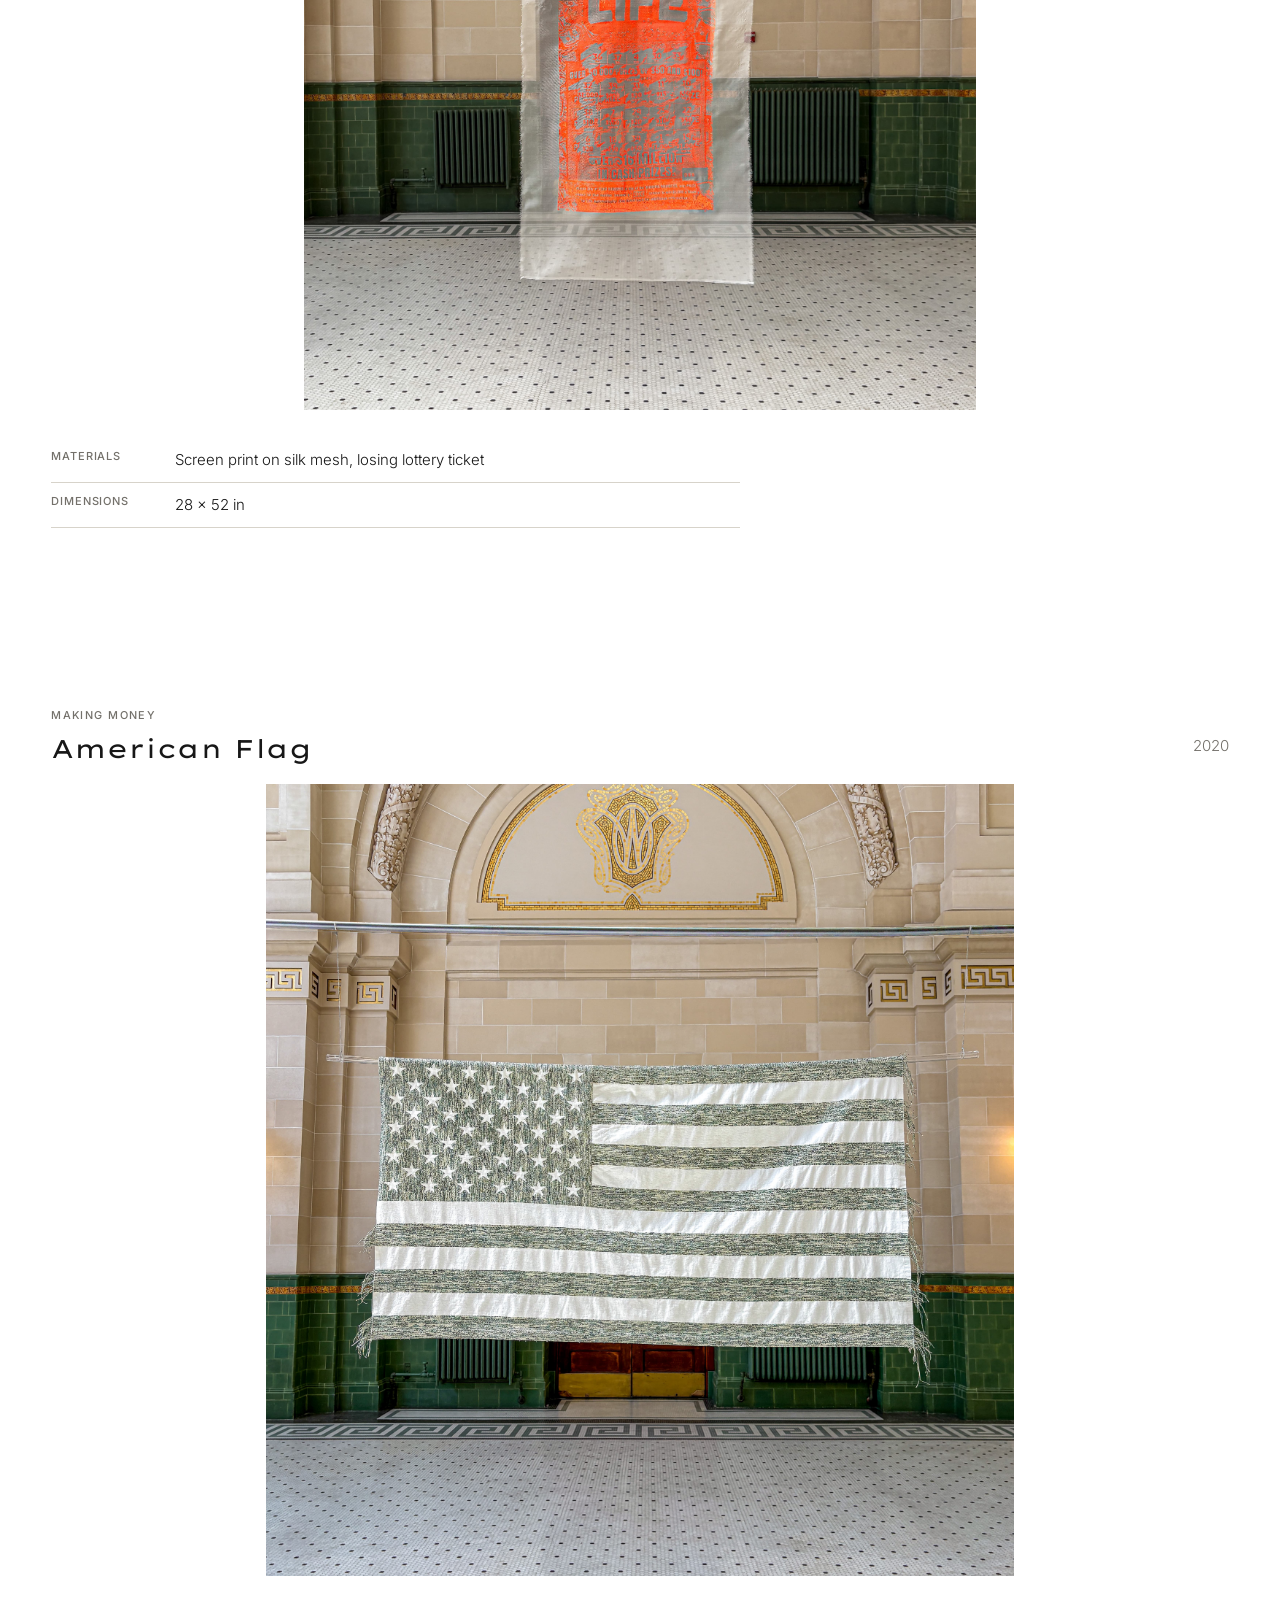
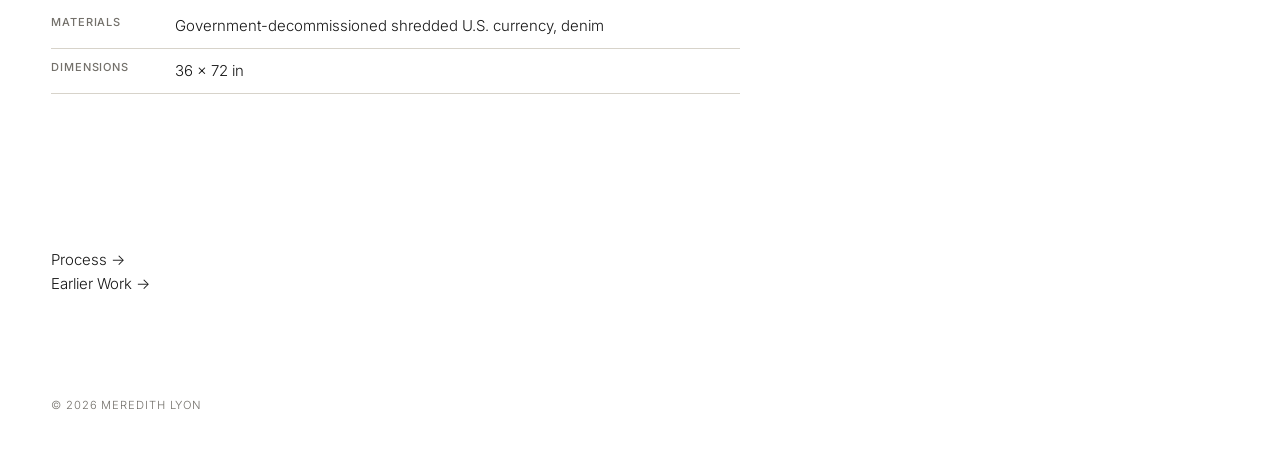
<file: projects.html>
<!doctype html>
<html lang="en">
<head>
    <!-- Google tag (gtag.js) -->
  <script async src="https://www.googletagmanager.com/gtag/js?id=G-JKX84STS1D"></script>
  <script>
    window.dataLayer = window.dataLayer || [];
    function gtag(){dataLayer.push(arguments);}
    gtag('js', new Date());

    gtag('config', 'G-JKX84STS1D');
  </script>
  <meta charset="utf-8">
  <meta name="viewport" content="width=device-width, initial-scale=1">
  <link rel="preconnect" href="https://fonts.googleapis.com">
  <link rel="preconnect" href="https://fonts.gstatic.com" crossorigin>
  <link href="https://fonts.googleapis.com/css2?family=Inter:wght@300;400;500&family=Lexend+Peta:wght@300;400&display=swap" rel="stylesheet">
  <link rel="stylesheet" href="styles.css">
  <meta name="description" content="Selected projects by Meredith Lyon.">
  <title>Projects — Meredith Lyon</title>

<meta
  name="description"
  content="Selected work by interdisciplinary artist Meredith Lyon, including reconstructed currency, textile installation, and experimental printmaking."
>
</head>
<body>
    <!-- GAME TRANSITION -->
  <div
    class="game-transition"
    id="game-transition"
    aria-hidden="true"
  >
    <div class="game-transition-noise"></div>

    <img
      class="game-transition-image"
      src="assets/money-duck.png"
      alt=""
    >
  </div>

  <header class="site-header">
    <a class="site-name" href="index.html">Meredith Lyon</a>
    <button class="menu-button" type="button" aria-expanded="false" aria-controls="site-nav">Menu</button>
    <nav id="site-nav" class="site-nav" aria-label="Primary navigation">
      <a href="projects.html">Projects</a>
      <a href="process.html">Process</a>
      <a href="about.html">About</a>
      <a href="game.html" class="game-link">Game</a>
    </nav>
  </header>
  <main>
    <section class="section" aria-labelledby="projects-title">
      <div class="section-heading"><h1 id="projects-title">Projects</h1></div>

      <article class="project">
        <div class="project-heading"><div><p class="project-series">Making Money</p><h2>One Hundred</h2></div><p class="project-year">2026</p></div>
        <figure class="project-main-image"><img src="assets/100-installation.jpg" alt="$100 installed in a large translucent silk mesh panel." loading="lazy"></figure>
        <div class="project-information">

          <dl class="project-details"><div><dt>Materials</dt><dd>Government-decommissioned shredded U.S. currency, silk mesh</dd></div><div><dt>Dimensions</dt><dd>66 × 36 in</dd></div>
            <div>
    <dt>Labor</dt>
    <dd>Approximately 400 hours</dd>
  </div>
</dl>
        </div>
        <div class="detail-grid">
          <figure><img src="assets/100-oblique-detail.jpg" alt="Oblique view of the reconstructed one-dollar bills." loading="lazy"></figure>
          <figure><img src="assets/100-detail.jpg" alt="Detail of the reconstructed currency textile." loading="lazy"></figure>
        </div>
      </article>

      <article class="project">
        <div class="project-heading"><div><p class="project-series">Making Money</p><h2>One Thousand</h2></div><p class="project-year">2026</p></div>
        <figure class="project-main-image"><img src="assets/1000-installation.jpg" alt="$1,000 installed in a large translucent silk mesh panel." fetchpriority="high"></figure>
        <div class="project-information">
  <dl class="project-details">

  <div>
    <dt>Materials</dt>
    <dd>Artist-shredded U.S. currency, silk mesh</dd>
  </div>

  <div>
    <dt>Dimensions</dt>
    <dd>66 × 36 in</dd>
  </div>

  <div>
    <dt>Labor</dt>
    <dd>Approximately 40 hours</dd>
  </div>

</dl>
      
        </div>
        <div class="detail-grid">
          <figure><img src="assets/1000-oblique-detail.jpg" alt="Oblique detail of reconstructed one-hundred-dollar bills." loading="lazy"></figure>
          <figure><img src="assets/1000-front-detail.jpg" alt="Front detail of reconstructed currency textile." loading="lazy"></figure>
        </div>
      </article>



      <article class="project">
        <div class="project-heading"><div><p class="project-series">Making Money</p><h2>Lucky for Life</h2></div><p class="project-year">2026</p></div>
        <figure class="project-main-image"><img src="assets/luckforlife.jpg" alt="Lucky for Life, a fluorescent screen print on silk mesh." loading="lazy"></figure>
        <div class="project-information">
          <dl class="project-details"><div><dt>Materials</dt><dd>Screen print on silk mesh, losing lottery ticket</dd></div><div><dt>Dimensions</dt><dd>28 × 52 in</dd></div></dl>
        </div>
      </article>

      <article class="project">
        <div class="project-heading"><div><p class="project-series">Making Money</p><h2>American Flag</h2></div><p class="project-year">2020</p></div>
        <figure class="project-main-image"><img src="assets/flag-installation.jpg" alt="American Flag constructed from decommissioned currency and denim." loading="lazy"></figure>
        <div class="project-information">
          <dl class="project-details"><div><dt>Materials</dt><dd>Government-decommissioned shredded U.S. currency, denim</dd></div><div><dt>Dimensions</dt><dd>36 × 72 in</dd></div></dl>
        </div>
      </article>
    </section>
  </main>


  <section class="section archive-link-section">

  <a
    class="process-link"
    href="process.html"
      onclick="gtag('event', 'view_process_click');"
  >
    Process →
  </a>
<div>

</div>

  <a
    class="archive-link"
    href="archive.html"
      onclick="gtag('event', 'view_archive_click');"
  >
    Earlier Work →
  </a>

</section>
  <footer class="site-footer"><p>© <span id="year"></span> Meredith Lyon</p></footer>
  <script src="script.js"></script>
</body>
</html>
</file>
<file: styles.css>
:root {
  --background: #fff;
  --surface: #fff;
  --text: #171717;
  --muted: #73706a;
  --line: #d7d3ca;
  --max-width: 1380px;
  --page-padding: clamp(20px, 4vw, 64px);
}

* {
  box-sizing: border-box;
}

html {
  scroll-behavior: smooth;
}

body {
  margin: 0;
  background: var(--background);
  color: var(--text);
  font-family: "Inter", Arial, sans-serif;
  font-size: 15px;
  font-weight: 300;
  line-height: 1.6;
}

img,
video {
  display: block;
  max-width: 100%;
}

img {
  width: 100%;
  height: auto;
}

a {
  color: inherit;
  text-decoration: none;
}

a:hover,
a:focus-visible {
  text-decoration: underline;
  text-underline-offset: 0.25em;
}

button {
  font: inherit;
}


/* ---------------------------------
   LANDING PAGE
---------------------------------- */

.entry-screen {
  position: fixed;
  inset: 0;

  display: grid;
  place-items: center;

  min-height: 100vh;
  min-height: 100svh;

  overflow: hidden;
  background: #111;
}

.entry-art {
  position: absolute;
  inset: -5%;
  background-image: url("assets/1000-front-detail.jpg");
  background-size: cover;
  background-position: center 70%;

  filter: grayscale(15%) contrast(90%);
  transform: scale(2.1);
  opacity: 0.6;
}

.entry-overlay {
  position: absolute;
  inset: 0;
  background:
    linear-gradient(
      to bottom,
      rgba(9, 9, 9, 0.25),
      rgba(9, 9, 9, 0.58)
    ),
    radial-gradient(
      circle at center,
      rgba(255, 255, 255, 0.08),
      transparent 52%
    );
}

.entry-content {
  position: relative;
  z-index: 2;
  width: min(92vw, 900px);
  padding: 42px;
  color: #fff;
  text-align: center;
}

.entry-name {
  margin: 0 0 12px;
  font-family: "Lexend Peta", sans-serif;
  font-size: clamp(2.2rem, 5vw, 4.6rem);
  font-weight: 400;
  letter-spacing: -0.08em;
  opacity: 0.6;
}

.entry-nav {
  display: flex;
  justify-content: center;
  flex-wrap: wrap;
  gap: 14px 20px;
  margin-top: 28px;
}

.entry-nav a {
  font-size: 0.74rem;
  letter-spacing: 0.09em;
  text-transform: uppercase;
}


/* ---------------------------------
   SITE HEADER
---------------------------------- */

.site-header {
  position: sticky;
  top: 0;
  z-index: 20;
  display: flex;
  align-items: center;
  justify-content: space-between;
  min-height: 66px;
  padding: 0 var(--page-padding);
  background: color-mix(
    in srgb,
    var(--background) 93%,
    transparent
  );
  border-bottom: 1px solid transparent;
  backdrop-filter: blur(15px);
}

.site-header.is-scrolled {
  border-bottom-color: var(--line);
}

.site-name {
  font-size: 0.78rem;
  font-weight: 500;
  letter-spacing: 0.11em;
  text-transform: uppercase;
}

.site-nav {
  display: flex;
  gap: clamp(18px, 2.8vw, 36px);
  font-size: 0.74rem;
  letter-spacing: 0.09em;
  text-transform: uppercase;
}

.menu-button {
  display: none;
  border: 0;
  background: transparent;
  color: var(--text);
  cursor: pointer;
  letter-spacing: 0.08em;
  text-transform: uppercase;
}


/* ---------------------------------
   SHARED PAGE LAYOUT
---------------------------------- */

.section,
.site-footer {
  width: min(100%, var(--max-width));
  margin-inline: auto;
  padding-inline: var(--page-padding);
}

.section {
  padding-top: clamp(90px, 12vw, 170px);
}

.section-heading {
  margin-bottom: clamp(44px, 7vw, 82px);
}

h1,
h2,
h3 {
  margin: 0;
  font-family: "Lexend Peta", sans-serif;
  font-weight: 400;
  line-height: 1.08;
  font-size: clamp(1.25rem, 2vw, 2rem);
}


/* ---------------------------------
   PROJECTS PAGE
---------------------------------- */

.project + .project {
  margin-top: clamp(100px, 14vw, 190px);
}

.project-heading {
  display: flex;
  align-items: end;
  justify-content: space-between;
  gap: 30px;
  margin-bottom: 22px;
}

.project-series {
  margin: 0 0 10px;
  color: var(--muted);
  font-size: 0.68rem;
  font-weight: 500;
  letter-spacing: 0.13em;
  text-transform: uppercase;
}

.project-year {
  margin: 0 0 4px;
  color: var(--muted);
}

.project-main-image {
  margin: 0;
}

.project-main-image img {
  max-height: 88vh;
  object-fit: contain;
  background: var(--surface);
}

.project-information {
  display: grid;
  grid-template-columns:
    minmax(0, 1fr)
    minmax(250px, 0.58fr);
  gap: clamp(34px, 7vw, 100px);
  margin-top: 28px;
}

.project-description {
  max-width: 44rem;
  margin: 0;
  font-family: "Lexend Peta", sans-serif;
  font-size: clamp(0.95rem, 1vw, 1.25rem);
  line-height: 1.5;
}

.project-details {
  margin: 0;
}

.project-details div {
  display: grid;
  grid-template-columns: 110px 1fr;
  gap: 14px;
  padding: 10px 0;
  border-bottom: 1px solid var(--line);
}

.project-details dt {
  color: var(--muted);
  font-size: 0.69rem;
  font-weight: 500;
  letter-spacing: 0.08em;
  text-transform: uppercase;
}

.project-details dd {
  margin: 0;
}

.detail-grid {
  display: grid;
  grid-template-columns: 1fr;
  gap: clamp(12px, 2vw, 24px);
  margin-top: clamp(44px, 7vw, 86px);
}

.detail-grid figure {
  margin: 0;
}

.detail-grid img {
  width: 100%;
  height: clamp(360px, 58vw, 900px);
  object-fit: contain;
}


/* ---------------------------------
   PROCESS PAGE
---------------------------------- */

.process-section {
  padding-bottom: clamp(120px, 16vw, 240px);
}

.process-header {
  margin-bottom: clamp(48px, 7vw, 100px);
}

.process-header h1 {
  margin-bottom: 18px;
}

.process-intro-text {
  max-width: 600px;
  margin: 0;
  color: var(--muted);
  font-size: clamp(1rem, 1.4vw, 1.25rem);
}


/* Process banner */

.process-banner {
  width: min(90vw, 850px);
  margin: 0 auto clamp(90px, 14vw, 180px);
  background: transparent;
}

.process-banner-video {
  display: block;
  width: 100%;
  height: auto;
}
/* Process composition */

.process-exploration {
  display: flex;
  flex-direction: column;
  gap: clamp(90px, 14vw, 220px);
}

.process-piece {
  margin: 0;
}

.process-piece img,
.process-inline-video {
  width: 100%;
  height: auto;
}

.process-piece figcaption {
  max-width: 420px;
  margin-top: 12px;
  color: var(--muted);
  font-size: 0.72rem;
  letter-spacing: 0.04em;
  line-height: 1.5;
}


/* Process sizes */

.process-tiny {
  width: min(27%, 340px);
}

.process-small {
  width: min(39%, 500px);
}

.process-medium {
  width: min(53%, 700px);
}

.process-tall {
  width: min(45%, 590px);
}

.process-large {
  width: min(70%, 920px);
}

.process-wide {
  width: min(80%, 1060px);
}

.process-almost-full {
  width: min(90%, 1220px);
}

.process-full {
  width: 100%;
}

.process-video-piece {
  width: min(48%, 650px);
}

.process-video-wide {
  width: min(76%, 1000px);
}


/* Process alignment */

.process-left {
  align-self: flex-start;
}

.process-right {
  align-self: flex-end;
}

.process-center {
  align-self: center;
}

.process-left-offset {
  align-self: flex-start;
  margin-left: clamp(4%, 9vw, 140px);
}

.process-right-offset {
  align-self: flex-end;
  margin-right: clamp(4%, 8vw, 125px);
}

.process-center-offset {
  align-self: center;
}


/* Process videos */

.process-inline-video {
  max-height: 82vh;
  object-fit: cover;
  background: #111;
}


/* Parallax */

.parallax-piece {
  --parallax-offset: 0px;

  transform: translate3d(
    0,
    var(--parallax-offset),
    0
  );

  will-change: transform;
}


/* Process hover */

.process-piece img {
  transition:
    transform 0.55s ease,
    opacity 0.55s ease;
}

.process-piece:hover img {
  transform: scale(1.006);
}


/* ---------------------------------
   ABOUT PAGE
---------------------------------- */

.about-text,
.about-contact {
  max-width: 760px;
}

.about-text p {
  margin: 0 0 1.5rem;
}

.about-contact {
  margin-top: clamp(80px, 10vw, 130px);
  padding-top: 2.5rem;
  border-top: 1px solid var(--line);
}

.about-contact h2 {
  margin-bottom: 1.25rem;
}

.contact-link {
  display: inline-block;
  margin-top: 0.75rem;
  font-family: "Lexend Peta", sans-serif;
  font-size: 1rem;
  letter-spacing: 0.06em;
  border-bottom: 1px solid transparent;
  transition: border-color 0.25s;
}

.contact-link:hover {
  border-bottom-color: currentColor;
  text-decoration: none;
}


/* ---------------------------------
   FOOTER
---------------------------------- */

.site-footer {
  padding-top: 90px;
  padding-bottom: 28px;
  color: var(--muted);
  font-size: 0.7rem;
  letter-spacing: 0.08em;
  text-transform: uppercase;
}


/* ---------------------------------
   MOBILE
---------------------------------- */

@media (max-width: 760px) {
  .menu-button {
    display: block;
  }

  .site-nav {
    position: absolute;
    top: 65px;
    right: var(--page-padding);
    left: var(--page-padding);
    display: none;
    flex-direction: column;
    gap: 0;
    padding: 10px 0;
    background: var(--background);
    border-top: 1px solid var(--line);
    border-bottom: 1px solid var(--line);
  }

  .site-nav.is-open {
    display: flex;
  }

  .site-nav a {
    padding: 12px 0;
  }

  .project-information {
    grid-template-columns: 1fr;
  }

  .project-details div {
    grid-template-columns: 90px 1fr;
  }

  .detail-grid {
    grid-template-columns: 1fr;
  }

  .detail-grid img {
    height: auto;
  }

  .process-exploration {
    gap: 76px;
  }

  .process-tiny,
  .process-small,
  .process-medium,
  .process-tall,
  .process-large,
  .process-wide,
  .process-almost-full,
  .process-full,
  .process-video-piece,
  .process-video-wide {
    width: 100%;
  }

  .process-left,
  .process-right,
  .process-center,
  .process-left-offset,
  .process-right-offset,
  .process-center-offset {
    align-self: stretch;
    margin-left: 0;
    margin-right: 0;
  }

  .process-banner {
    height: 52vh;
    margin-bottom: 90px;
  }

  .process-banner-video {
    transform: scale(1.05);
  }

  .parallax-piece {
    transform: none !important;
  }
}


/* ---------------------------------
   REDUCED MOTION
---------------------------------- */

@media (prefers-reduced-motion: reduce) {
  html {
    scroll-behavior: auto;
  }

  .parallax-piece {
    transform: none !important;
  }

  .process-piece img {
    transition: none;
  }
}

/* =================================
   ARCHIVE PROJECT
================================= */

.archive-project {
  margin-bottom: clamp(120px, 16vw, 220px);
}


/* Cover */

.archive-cover-wrap {
  margin: 0;
}

.archive-cover {
  display: block;
  width: 100%;
  max-height: 82vh;
  object-fit: contain;
}


/* Project metadata */

.archive-meta {
  display: flex;
  justify-content: space-between;
  align-items: end;
  gap: 30px;
  margin-top: 22px;
}

.archive-category {
  margin: 0 0 8px;
  color: var(--muted);
  font-size: 0.68rem;
  font-weight: 500;
  letter-spacing: 0.12em;
  text-transform: uppercase;
}

.archive-meta h2 {
  margin: 0 0 7px;
  font-size: clamp(1rem, 1.3vw, 1.4rem);
}

.archive-year {
  margin: 0;
  color: var(--muted);
  font-size: 0.78rem;
}


/* View Project */

.archive-toggle,
.archive-close {
  border: 0;
  padding: 0 0 3px;
  background: transparent;
  color: var(--text);
  cursor: pointer;

  font-size: 0.72rem;
  letter-spacing: 0.09em;
  text-transform: uppercase;

  border-bottom: 1px solid var(--line);
}

.archive-toggle:hover,
.archive-close:hover {
  border-bottom-color: var(--text);
}


/* Expanded content */

.archive-more {
  margin-top: clamp(70px, 10vw, 140px);
}

.archive-project-intro {
  max-width: 620px;
  margin-bottom: clamp(90px, 12vw, 160px);
}

.archive-project-intro p {
  margin: 0;
  color: var(--muted);
}


/* Individual look */

.archive-look {
  margin-bottom: clamp(120px, 16vw, 220px);
}

.archive-look-heading {
  margin-bottom: 20px;
}

.archive-look-heading p {
  margin: 0;
  color: var(--muted);

  font-size: 0.68rem;
  font-weight: 500;
  letter-spacing: 0.13em;
  text-transform: uppercase;
}


/* Large editorial detail */

.archive-look-detail {
  width: min(72%, 900px);
  margin: 0 auto clamp(60px, 9vw, 120px);
}

.archive-look-detail img {
  display: block;
  width: 100%;
  height: auto;
}


/* Front / Back documentation */

.archive-look-pair {
  display: grid;
  grid-template-columns: repeat(2, minmax(0, 1fr));
  gap: clamp(20px, 3vw, 44px);
  align-items: start;
}

.archive-look-pair figure {
  margin: 0;
}

.archive-look-pair img {
  display: block;
  width: 100%;
  height: auto;
}

.archive-look-pair figcaption {
  margin-top: 9px;

  color: var(--muted);
  font-size: 0.68rem;
  letter-spacing: 0.08em;
  text-transform: uppercase;
}


/* Close button */

.archive-close {
  display: block;
  margin: clamp(70px, 10vw, 140px) auto 0;
}


/* Mobile */

@media (max-width: 760px) {

  .archive-meta {
    flex-direction: column;
    align-items: flex-start;
  }

  .archive-look-detail {
    width: 100%;
  }

  .archive-look-pair {
    grid-template-columns: 1fr;
    gap: 40px;
  }

}

.archive-extra-detail {
  width: 100%;
  max-width: 900px;
  margin: clamp(70px, 10vw, 140px) 0 0;
}

.archive-extra-detail img {
  width: 100%;
  height: auto;
  display: block;
}
/* =================================
   FLEABAG DOGWEAR
================================= */

.fleabag-flow {
  display: flex;
  flex-direction: column;
  gap: clamp(70px, 10vw, 150px);
}


/* Individual images */

.fleabag-image {
  margin: 0;
}

.fleabag-image img,
.fleabag-pair img {
  display: block;
  width: 100%;
  height: auto;
}


/* Image sizes */

.fleabag-small {
  width: min(38%, 480px);
}

.fleabag-medium {
  width: min(55%, 700px);
}

.fleabag-large {
  width: min(72%, 950px);
}

.fleabag-wide {
  width: min(86%, 1120px);
}


/* Alignment */

.fleabag-left {
  align-self: flex-start;
}

.fleabag-right {
  align-self: flex-end;
}

.fleabag-center {
  align-self: center;
}

.fleabag-left-offset {
  align-self: flex-start;
  margin-left: clamp(5%, 10vw, 150px);
}


/* Paired images */

.fleabag-pair {
  display: grid;
  grid-template-columns: repeat(2, minmax(0, 1fr));
  gap: clamp(20px, 3vw, 46px);

  width: min(82%, 1080px);
  margin: 0 auto;
  align-items: start;
}

.fleabag-pair figure {
  margin: 0;
}

.fleabag-pair-offset {
  align-self: flex-end;
  margin-right: 0;
}

.fleabag-pair-narrow {
  width: min(65%, 850px);
}


/* Small hover treatment */

.fleabag-image img,
.fleabag-pair img {
  transition: transform 0.5s ease;
}

.fleabag-image:hover img,
.fleabag-pair figure:hover img {
  transform: scale(1.005);
}


/* Mobile */

@media (max-width: 760px) {

  .fleabag-flow {
    gap: 70px;
  }

  .fleabag-small,
  .fleabag-medium,
  .fleabag-large,
  .fleabag-wide,
  .fleabag-pair,
  .fleabag-pair-narrow {
    width: 100%;
  }

  .fleabag-left,
  .fleabag-right,
  .fleabag-center,
  .fleabag-left-offset {
    align-self: stretch;
    margin-left: 0;
  }

  .fleabag-pair {
    grid-template-columns: 1fr;
    gap: 36px;
  }

}


/* =================================
   GAME TRANSITION
================================= */

.game-transition {
  position: fixed;
  inset: 0;

  z-index: 999999;

  display: none;

  overflow: hidden;

  background: #000;

  pointer-events: none;
}


.game-transition.is-active {
  display: block;

  animation:
    transitionGlitch 700ms steps(2, end);
}


.game-transition-noise {
  position: absolute;
  inset: -10%;

  z-index: 2;

  background:
    repeating-linear-gradient(
      0deg,
      rgba(255,255,255,.13) 0,
      rgba(255,255,255,.13) 1px,
      rgba(0,0,0,.15) 1px,
      rgba(0,0,0,.15) 4px
    );

  mix-blend-mode: difference;

  animation:
    glitchNoise 90ms steps(2, end) infinite;
}


.game-transition-image {
  position: absolute;
  inset: 0;

  width: 100%;
  height: 100%;

  object-fit: cover;

  opacity: 0;

  z-index: 1;
}


.game-transition.is-active
.game-transition-image {
  animation:
    flashGameImage 700ms steps(1, end);
}


@keyframes flashGameImage {

  0% {
    opacity: 0;
  }

  22% {
    opacity: 0;
  }

  23% {
    opacity: 1;
  }

  42% {
    opacity: 1;
  }

  43% {
    opacity: 0;
  }

  100% {
    opacity: 0;
  }

}


@keyframes transitionGlitch {

  0% {
    transform: translate(0);
    filter: none;
  }

  15% {
    transform: translate(-12px, 3px);
    filter:
      contrast(2)
      saturate(2);
  }

  30% {
    transform: translate(15px, -5px);
    filter:
      hue-rotate(90deg)
      contrast(1.8);
  }

  48% {
    transform:
      translate(-8px, 4px)
      skewX(3deg);

    filter:
      invert(.2)
      saturate(3);
  }

  65% {
    transform: translate(11px, -2px);
  }

  80% {
    transform: translate(-5px, 2px);
    filter: contrast(2.5);
  }

  100% {
    transform: translate(0);
    filter: none;
  }

}


@keyframes glitchNoise {

  0% {
    transform:
      translate(0, 0)
      scale(1.1);
  }

  50% {
    transform:
      translate(-10px, 4px)
      scale(1.15);
  }

  100% {
    transform:
      translate(7px, -3px)
      scale(1.1);
  }

}

@media (max-width: 760px) {
  .entry-screen {
    min-height: 100svh;
  }
}

@media (max-width: 760px) {

  .entry-name {
    white-space: nowrap !important;
    width: max-content !important;
    max-width: none !important;

    font-size: clamp(22px, 7.5vw, 40px) !important;

    position: relative;
    left: 50%;
    transform: translateX(-50%);

    margin-left: 0;
    margin-right: 0;
  }

}

@media (max-width: 760px) {
  .entry-name {
    transform: translateX(-51.5%);
  }
}


/* =================================
   PROCESS VIDEO FIX
================================= */

.process-banner {
  position: relative;
  width: 100%;
  max-width: 720px;

  margin: 48px auto 80px;

  overflow: visible;
}

.process-banner video {
  position: relative;

  display: block;

  width: 100%;
  height: auto;

  max-width: 100%;

  object-fit: contain;

  margin: 0 auto;
}


/* Make sure regular process videos remain visible */

.process-section video,
.process-project video,
.process-media video {
  display: block;
  position: relative;

  width: 100%;
  height: auto;

  max-width: 100%;

  object-fit: contain;
}


/* MOBILE */

@media (max-width: 760px) {

  .process-banner {
    width: 100%;
    max-width: 100%;

    margin:
      32px auto
      64px;

    padding: 0;

    box-sizing: border-box;
  }

  .process-banner video {
    width: 100%;
    height: auto;

    max-height: none;
  }

}

@media (max-width: 760px) {

  .process-banner,
  .process-media,
  .process-project,
  .process-section {
    position: relative !important;
    height: auto !important;
    min-height: 0 !important;
    overflow: visible !important;
  }

  .process-banner video,
  .process-media video,
  .process-project video,
  .process-section video {
    position: relative !important;
    inset: auto !important;

    display: block !important;

    width: 100% !important;
    height: auto !important;

    max-width: 100% !important;
    max-height: none !important;

    object-fit: contain !important;

    margin: 0 auto !important;
  }

  .process-banner {
    margin-bottom: 72px !important;
  }
}
</file>
<file: game.css>
/* =================================
   GAME PAGE
================================= */

html,
body {
  margin: 0;
  min-height: 100%;
  background: #111;
  overflow-x: hidden;
  cursor: none;
}

body * {
  cursor: none !important;
}


/* =================================
   TICKET
================================= */

.ticket-stage {
  min-height: 100vh;
  min-height: 100svh;

  display: grid;
  place-items: center;

  padding: 30px;

  box-sizing: border-box;

  perspective: 1600px;
}

.ticket {
  position: relative;
  width: min(92vw, 760px);
  aspect-ratio: 2 / 3;

  transform-style: preserve-3d;
  transition: transform 0.7s cubic-bezier(.2, .7, .2, 1);
}

.ticket.is-flipped {
  transform: rotateY(180deg);
}

.ticket-face {
  position: absolute;
  inset: 0;

  backface-visibility: hidden;
  -webkit-backface-visibility: hidden;
}

.ticket-front {
  position: relative;
}

.ticket-back {
  transform: rotateY(180deg);
}

.ticket-art {
  display: block;
  width: 100%;
  height: 100%;
  object-fit: contain;
}


/* =================================
   SCRATCH LAYERS
================================= */


.scratch-canvas {
  position: absolute;
  inset: 0;

  width: 100%;
  height: 100%;
}

.scratch-silver-layer {
  z-index: 10;

  pointer-events: none;
}

.scratch-canvas {
  z-index: 20;

  touch-action: none;
}


/* individual silver areas */

.silver-zone {
  position: absolute;

  overflow: hidden;

  background:
    linear-gradient(
      115deg,
      #8d8d89 0%,
      #d8d8d3 18%,
      #999995 37%,
      #eeeeea 53%,
      #989894 71%,
      #cfcfca 100%
    );

  box-shadow:
    inset 0 0 6px rgba(0, 0, 0, 0.18);
}


/* subtle metallic noise */

.silver-zone::after {
  content: "";

  position: absolute;
  inset: 0;

  opacity: 0.32;

  background-image:
    repeating-linear-gradient(
      15deg,
      rgba(255,255,255,0.15) 0,
      rgba(255,255,255,0.15) 1px,
      rgba(0,0,0,0.06) 1px,
      rgba(0,0,0,0.06) 3px
    );

  mix-blend-mode: overlay;
}


/* =================================
   TICKET CONTROLS
================================= */

/* Invisible click area over lottery logo */

.ticket-logo-button {
  position: absolute;

  top: 1%;
  right: 1%;

  width: 12%;
  height: 10%;

  padding: 0;
  border: 0;
  background: transparent;

  z-index: 100;
}


/* Invisible click area over printed Return */

.game-return-button {
  position: absolute;

  top: 0;
  left: 0;

  width: 18%;
  height: 8%;

  display: block;

  z-index: 100;
}


/* =================================
   PENNY CURSOR
================================= */

.penny-cursor {
  position: fixed;

  left: 0;
  top: 0;

  width: 64px;
  height: 64px;

  z-index: 2000001;

  pointer-events: none;

  opacity: 0;

  transform: translate(-50%, -50%);
}

.penny-cursor.is-visible {
  opacity: 1;
}

.penny-cursor img {
  display: block;

  width: 100%;
  height: 100%;

  object-fit: contain;

  pointer-events: none;

  filter:
    drop-shadow(
      1px
      2px
      2px
      rgba(0, 0, 0, 0.3)
    );
}


/* =================================
   MOBILE
================================= */

@media (max-width: 760px) {

  .ticket-stage {
    min-height: 100vh;
    min-height: 100svh;

    width: 100%;

    display: flex;
    align-items: center;
    justify-content: center;

    padding: 10px;
    box-sizing: border-box;
  }

  .ticket {
    width: min(96vw, 760px);

    margin-left: auto;
    margin-right: auto;
  }

}



/* =================================
   SCRATCH DEBRIS
================================= */

.scratch-debris {
  position: absolute;

  top: 0;
  left: 0;

  width: 100%;
  height: 100%;

  z-index: 50000;

  pointer-events: none;

  overflow: visible;
}

body {
  position: relative;
}

.scratch-debris-piece {
  position: absolute;

  background:
    linear-gradient(
      135deg,
      #e1e1dd,
      #aaa9a4 45%,
      #f2f2ee 70%,
      #91918d
    );

  border-radius:
    60% 35% 55% 40%;

  pointer-events: none;

  transform-origin: center;
}



.penny-cursor {
  transition:
    transform 0.08s ease;
}

.penny-cursor.is-scratching {
  transform:
    translate(-50%, -50%)
    rotate(-18deg)
    scale(0.94);
}

/* =================================
   GAME RESULT UNDERLAYER
================================= */

.game-results-layer {
  position: absolute;
  inset: 0;

  z-index: 15;

  pointer-events: none;

  font-family:
    "Courier New",
    monospace;

  font-weight: 700;

  color: #111;
}


/* =================================
   BONUS RESULTS
================================= */

.bonus-result {
  position: absolute;

  display: flex;
  align-items: center;
  justify-content: center;

  text-align: center;

  font-size:
    clamp(10px, 1.7vw, 17px);

  line-height: 1;
}


/*
  These match our existing
  scratch-zone coordinates.
*/

.bonus-result-1 {
  left: 11.67%;
  top: 32.18%;
  width: 14.58%;
  height: 9.52%;
}

.bonus-result-2 {
  left: 33.12%;
  top: 32.18%;
  width: 14.58%;
  height: 9.52%;
}

.bonus-result-3 {
  left: 54.37%;
  top: 32.18%;
  width: 14.58%;
  height: 9.52%;
}

.bonus-result-4 {
  left: 75.31%;
  top: 32.18%;
  width: 14.58%;
  height: 9.52%;
}


/* =================================
   YOUR NUMBERS
================================= */

.your-number-results {
  position: absolute;

  left: 14.58%;
  top: 50.84%;

  width: 72.4%;
  height: 6.11%;

  display: grid;
  grid-template-columns:
    repeat(5, 1fr);

  align-items: center;

  text-align: center;

  font-size:
    clamp(10px, 1.8vw, 18px);
}


/* =================================
   WINNING NUMBERS
================================= */

.winning-number-results {
  position: absolute;

  left: 14.79%;
  top: 58.69%;

  width: 72.08%;
  height: 39.58%;

  display: grid;

  grid-template-columns:
    repeat(5, 1fr);

  grid-template-rows:
    repeat(5, 1fr);

  align-items: center;

  text-align: center;

  font-size:
    clamp(9px, 1.6vw, 16px);
}


.number-result {
  display: flex;
  align-items: center;
  justify-content: center;

  width: 100%;
  height: 100%;
}


/* =================================
   CHECK TICKET
================================= */

.check-ticket-button {
  position: fixed;

  left: 50%;
  top: 18%;

  transform: translate(-50%, -50%);

  z-index: 999999;

  padding: 18px 30px;

  border: 4px outset #ddd;

  background: #c0c0c0;
  color: #000;

  font-family: "Times New Roman", serif;

  font-size: clamp(22px, 3vw, 38px);
  font-weight: normal;

cursor: pointer !important;

  box-shadow:
    4px 4px 0 #000;
}

.check-ticket-button:hover {
  background: #ddd;
}

.check-ticket-button:active {
  border-style: inset;

  transform:
    translate(-48%, -48%);
}

.check-ticket-button[hidden] {
  display: none;
}

.silver-zone {
  position: absolute;
  overflow: hidden;

  display: flex;
  align-items: center;
  justify-content: center;

  background:
    linear-gradient(
      115deg,
      #8d8d89 0%,
      #d8d8d3 18%,
      #999995 37%,
      #eeeeea 53%,
      #989894 71%,
      #cfcfca 100%
    );

  color: #111;

  font-family:
    "Courier New",
    monospace;

  font-weight: 700;
}


/* BONUS */

.silver-bonus-result {
  position: relative;
  z-index: 2;

  padding: 4px;

  font-size:
    clamp(9px, 1.5vw, 16px);

  text-align: center;
}


/* YOUR NUMBERS */

.silver-your-numbers {
  position: relative;
  z-index: 2;

  width: 100%;
  height: 100%;

  display: grid;
  grid-template-columns:
    repeat(5, 1fr);

  align-items: center;

  text-align: center;

  font-size:
    clamp(15px, 2.2vw, 23px);

  line-height: 1;
}


/* 25-NUMBER FIELD */
.silver-winning-numbers {
  position: relative;
  z-index: 2;

  width: 100%;
  height: 100%;

  display: grid;

  grid-template-columns:
    repeat(5, 1fr);

  grid-template-rows:
    repeat(5, 1fr);

  text-align: center;
}

/* Each winning-number cell:
   number on top, prize underneath */

.winning-result-cell {
  display: flex;
  flex-direction: column;

  align-items: center;
  justify-content: center;

  width: 100%;
  height: 100%;

  text-align: center;
  line-height: 1;
}

.result-number {
  display: block;

  font-size: clamp(15px, 2vw, 22px);
  font-weight: 700;

  line-height: 1;
}

.result-prize {
  display: block;

  margin-top: 8px;

  font-size: clamp(9px, 1.15vw, 13px);
  font-weight: 400;

  line-height: 1;
}

/* =================================
   RESULT WINDOW
================================= */

.game-result-modal {
  position: fixed;
  inset: 0;

  z-index: 1000000;

  display: grid;
  place-items: center;

  pointer-events: none;
}

.game-result-modal[hidden] {
  display: none;
}

.game-result-window {
  width: min(86vw, 470px);

  border:
    3px outset #ddd;

  background: #c0c0c0;

  color: #000;

  font-family:
    "Times New Roman",
    serif;

  box-shadow:
    8px 8px 0 rgba(0,0,0,.7);

  pointer-events: auto;
}

.game-result-titlebar {
  padding: 5px 8px;

  background: #000080;
  color: #fff;

  font-family: Arial, sans-serif;

  font-size: 13px;
  font-weight: bold;

  text-align: left;
}

.game-result-body {
  padding: 28px;

  text-align: center;
}

.game-result-body h2 {
  margin:
    0 0 18px;

  font-family:
    "Times New Roman",
    serif;

  font-size:
    clamp(28px, 5vw, 52px);
}

.game-result-body p {
  margin:
    0 0 28px;

  font-size:
    20px;
}

.game-result-actions {
  display: flex;
  flex-wrap: wrap;

  justify-content: center;

  gap: 10px;
}

.game-result-actions a,
.game-result-actions button {
  padding: 8px 12px;

  border:
    3px outset #ddd;

  background: #c0c0c0;
  color: #000;

  font-family:
    "Times New Roman",
    serif;

  font-size: 16px;

  text-decoration: none;

  cursor: pointer !important;
}

.game-result-actions a:active,
.game-result-actions button:active {
  border-style: inset;
}

/* =================================
   WIN CELEBRATION
================================= */

.win-canvas {
  position: fixed;
  inset: 0;

  width: 100vw;
  height: 100vh;

  z-index: 900000;

  pointer-events: none;

  display: none;
}

.win-canvas.is-active {
  display: block;
}

/* Hide all front-only layers when ticket is flipped */

.ticket.is-flipped .ticket-front .scratch-canvas,
.ticket.is-flipped .ticket-front .scratch-silver-layer,
.ticket.is-flipped .ticket-front .game-return-button,
.ticket.is-flipped .ticket-front .ticket-logo-front {
  visibility: hidden;
  pointer-events: none;
}

.ticket:not(.is-flipped) .ticket-front .scratch-canvas,
.ticket:not(.is-flipped) .ticket-front .scratch-silver-layer,
.ticket:not(.is-flipped) .ticket-front .game-return-button,
.ticket:not(.is-flipped) .ticket-front .ticket-logo-front {
  visibility: visible;
}
</file>
